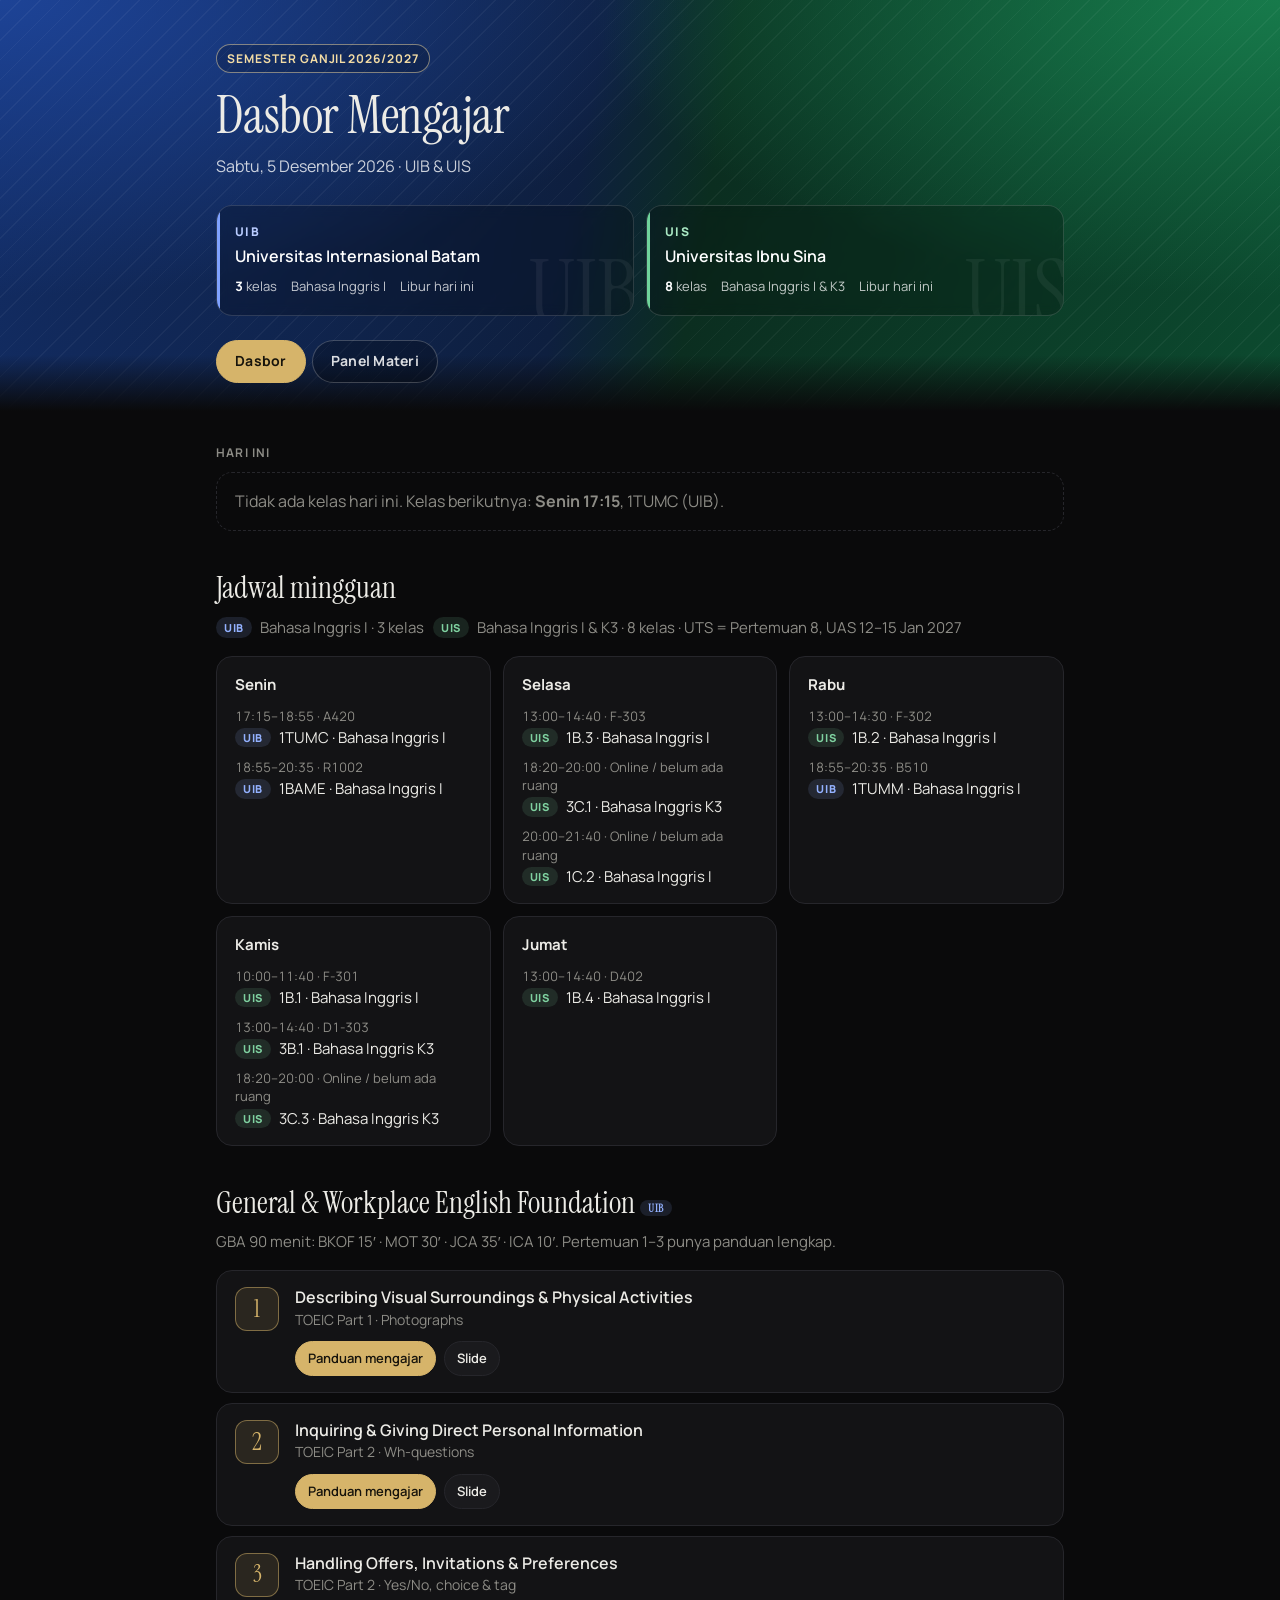
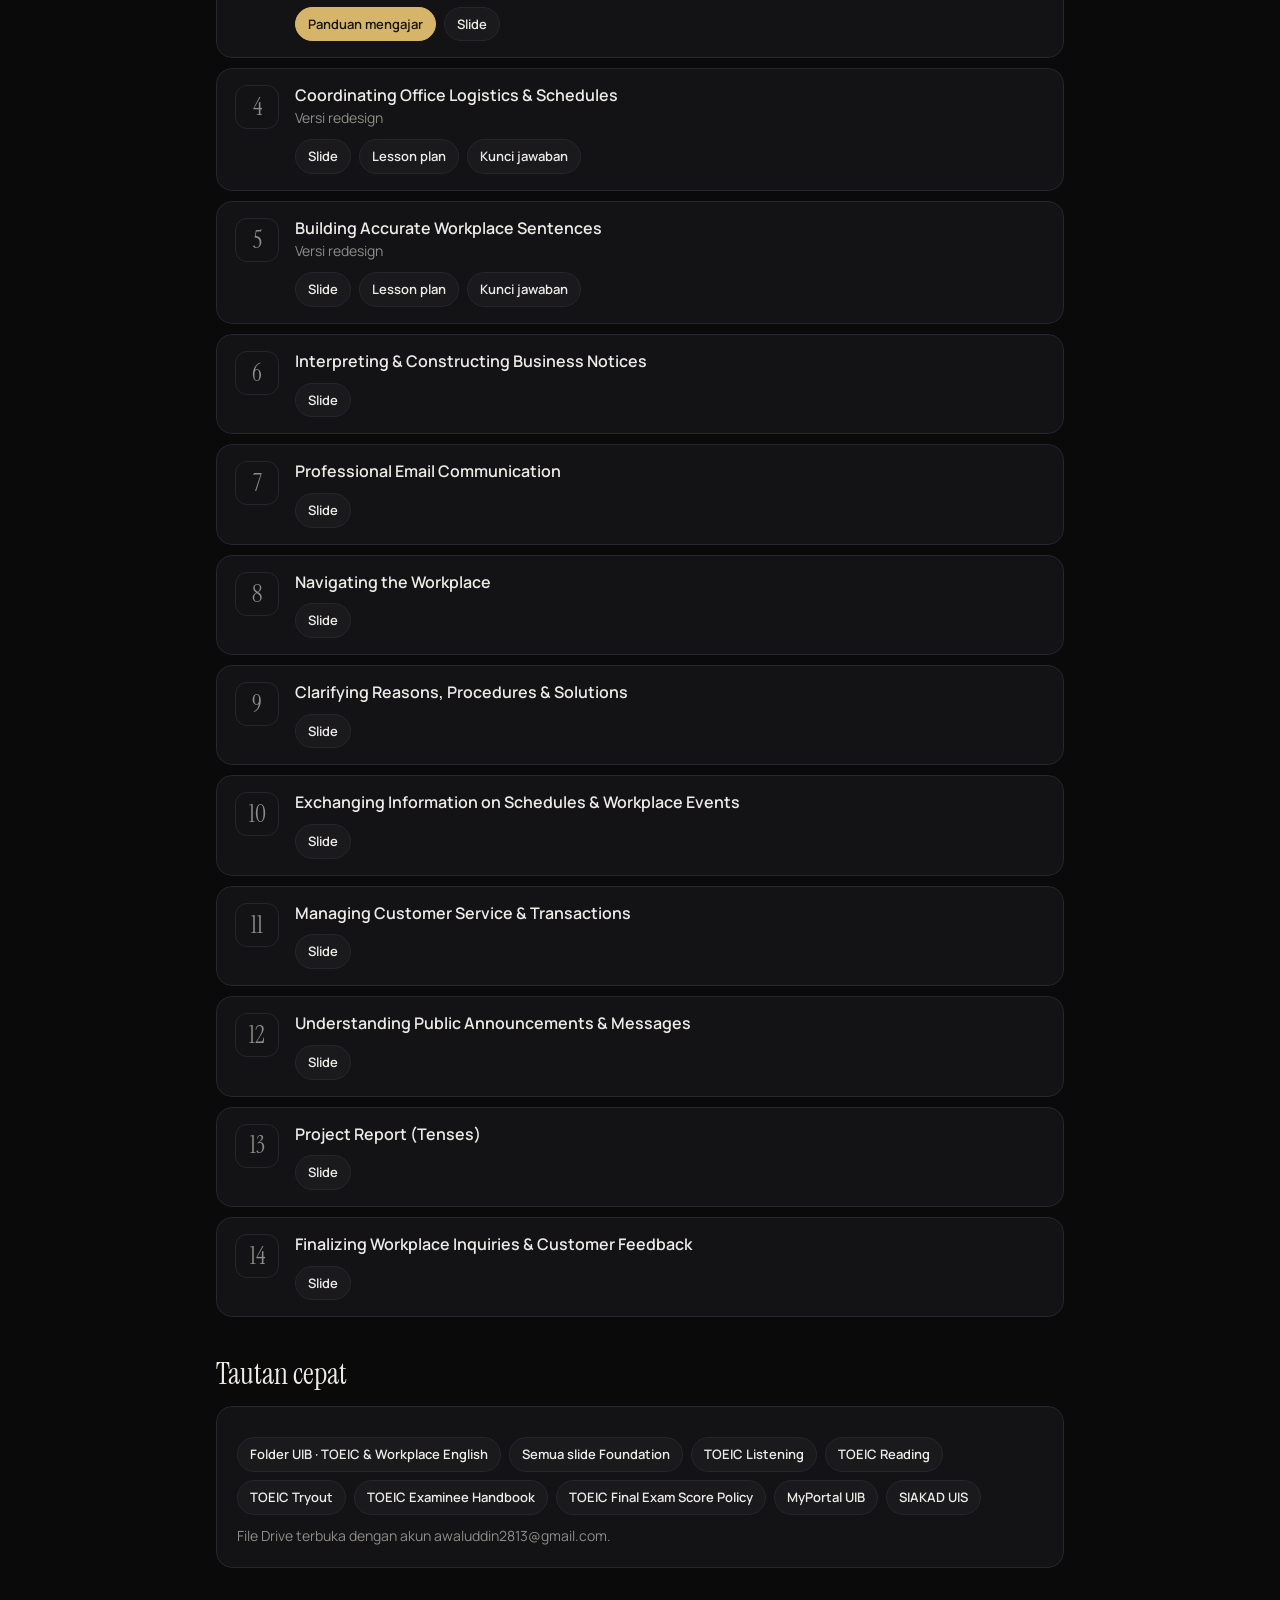
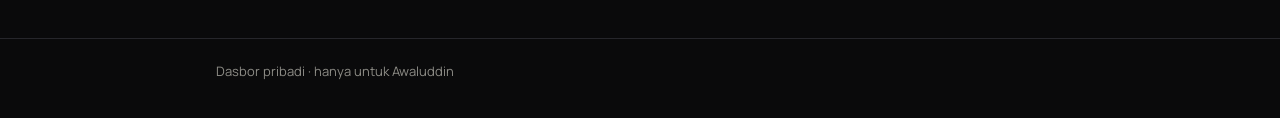
<file: index.html>
<!doctype html>
<html lang="id">
<head>
<meta charset="utf-8">
<meta name="viewport" content="width=device-width, initial-scale=1">
<title>Dasbor Mengajar Awaluddin</title>
<meta name="description" content="Dasbor mengajar pribadi: jadwal kelas UIB dan UIS, materi General & Workplace English Foundation.">
<link rel="stylesheet" href="https://fonts.googleapis.com/css2?family=Instrument+Serif&family=Manrope:wght@400;500;600;700;800&display=swap">
<link rel="stylesheet" href="assets/style.css">
</head>
<body>
<header class="site campus dual">
  <div class="wrap">
    <span class="badge">Semester Ganjil 2026/2027</span>
    <h1>Dasbor Mengajar</h1>
    <p id="today-line">Awaluddin, S.Pd., M.Pd. · UIB &amp; UIS</p>
    <div class="campuses">
      <div class="campus-card uib"><span class="bar"></span><span class="mark" aria-hidden="true">UIB</span>
        <div class="code">UIB</div>
        <div class="name">Universitas Internasional Batam</div>
        <div class="stats"><span><b>3</b> kelas</span><span>Bahasa Inggris I</span><span id="uib-today"></span></div>
      </div>
      <div class="campus-card uis"><span class="bar"></span><span class="mark" aria-hidden="true">UIS</span>
        <div class="code">UIS</div>
        <div class="name">Universitas Ibnu Sina</div>
        <div class="stats"><span><b>8</b> kelas</span><span>Bahasa Inggris I &amp; K3</span><span id="uis-today"></span></div>
      </div>
    </div>
    <div class="tabs" role="tablist" aria-label="Tampilan">
      <button type="button" role="tab" id="tab-dasbor" aria-selected="true" aria-controls="view-dasbor">Dasbor</button>
      <button type="button" role="tab" id="tab-materi" aria-selected="false" aria-controls="view-materi">Panel Materi</button>
    </div>
  </div>
</header>

<main class="wrap">
<div id="view-dasbor" role="tabpanel" aria-labelledby="tab-dasbor">
  <section>
    <p class="eyebrow" id="today-label">Hari ini</p>
    <div class="today" id="today"></div>
  </section>

  <section>
    <h2>Jadwal mingguan</h2>
    <p class="lead">
      <span class="tag uib">UIB</span>Bahasa Inggris I · 3 kelas &nbsp;
      <span class="tag uis">UIS</span>Bahasa Inggris I &amp; K3 · 8 kelas · UTS = Pertemuan 8, UAS 12–15 Jan 2027
    </p>
    <div class="week" id="week"></div>
  </section>

  <section>
    <h2>General &amp; Workplace English Foundation <span class="tag uib">UIB</span></h2>
    <p class="lead">GBA 90 menit: BKOF 15′ · MOT 30′ · JCA 35′ · ICA 10′. Pertemuan 1–3 punya panduan lengkap.</p>
    <ul class="syllabus" id="syllabus"></ul>
  </section>

  <section>
    <h2>Tautan cepat</h2>
    <div class="card">
      <div class="links">
        <a class="chip" href="https://drive.google.com/drive/folders/1WRc7hE4p2OFOmiMTKAGkueIkOAlQ-EJi" target="_blank" rel="noopener">Folder UIB · TOEIC &amp; Workplace English</a>
        <a class="chip" href="https://drive.google.com/drive/folders/19buNrXGujuGSkWIZkO8Hx0L99jeWg0Wh" target="_blank" rel="noopener">Semua slide Foundation</a>
        <a class="chip" href="https://drive.google.com/drive/folders/1HiQXaSoRsADOHfRabKzm_dRoukd2ix9q" target="_blank" rel="noopener">TOEIC Listening</a>
        <a class="chip" href="https://drive.google.com/drive/folders/1Rbs-_N9RNq037KxLwt4qZbz95Ur0ZdE9" target="_blank" rel="noopener">TOEIC Reading</a>
        <a class="chip" href="https://drive.google.com/drive/folders/1PQmiNB_Uv6mE_B2v7OtWA0FfnB9pEj6b" target="_blank" rel="noopener">TOEIC Tryout</a>
        <a class="chip" href="https://drive.google.com/file/d/1kjS__hEvNf5uwLlzG4aUpKQ5-BKjK-ev/view" target="_blank" rel="noopener">TOEIC Examinee Handbook</a>
        <a class="chip" href="https://drive.google.com/file/d/1-8Dkj3xXqXUKjciZPPDwm0-xwv0I0gLG/view" target="_blank" rel="noopener">TOEIC Final Exam Score Policy</a>
        <a class="chip" href="https://myportal.uib.ac.id" target="_blank" rel="noopener">MyPortal UIB</a>
        <a class="chip" href="https://siakadku.uis.ac.id" target="_blank" rel="noopener">SIAKAD UIS</a>
      </div>
      <p style="font-size:14px;color:var(--muted);margin:10px 0 0">File Drive terbuka dengan akun awaluddin2813@gmail.com.</p>
    </div>
  </section>
</div>

<div id="view-materi" role="tabpanel" aria-labelledby="tab-materi" hidden>
  <section>
    <h2>Panel Materi</h2>
    <p class="lead">Simpan materi, tautan dan catatan mengajar per kampus, mata kuliah dan pertemuan. Hanya akun Bapak yang bisa membuka dan mengubahnya.</p>
    <div id="panel-off" class="empty" hidden>Panel ini aktif saat dasbor dibuka di Claude dengan akun Bapak.</div>

    <div id="panel-on" hidden>
      <details class="card" id="add-box" open>
        <summary style="cursor:pointer;font-weight:700;min-height:32px">Tambah materi</summary>
        <form id="add-form" novalidate style="margin-top:14px">
          <div class="form-grid">
            <div class="field"><label for="f-campus">Kampus</label>
              <select id="f-campus"><option value="uib">UIB · Universitas Internasional Batam</option><option value="uis">UIS · Universitas Ibnu Sina</option></select></div>
            <div class="field"><label for="f-course">Mata kuliah</label><select id="f-course"></select></div>
            <div class="field"><label for="f-meeting">Pertemuan</label><select id="f-meeting"></select></div>
            <div class="field"><label for="f-cat">Kategori</label>
              <select id="f-cat">
                <option>Slide</option><option>Handout</option><option>Lesson plan</option><option>Kunci jawaban</option>
                <option>Audio / video</option><option>Soal ujian</option><option>Tugas mahasiswa</option><option>Administrasi</option><option>Lainnya</option>
              </select></div>
            <div class="field wide"><label for="f-title">Judul</label><input id="f-title" type="text" maxlength="160" placeholder="Contoh: Meeting 4 Handout" autocomplete="off"></div>
            <div class="wide">
              <div class="seg" role="group" aria-label="Jenis materi" id="f-kind">
                <button type="button" data-kind="file" aria-pressed="true">File</button>
                <button type="button" data-kind="link" aria-pressed="false">Tautan</button>
                <button type="button" data-kind="note" aria-pressed="false">Catatan</button>
              </div>
            </div>
            <div class="wide" data-for="file">
              <label class="drop" id="drop" for="f-file">
                <input id="f-file" type="file" multiple accept=".pdf,.png,.jpg,.jpeg,.gif,.webp,.svg,.mp4,.webm,.csv,.md,.json,.txt">
                <strong>Pilih file</strong> atau seret ke sini
                <div class="hint" id="file-picked">PDF, gambar, video MP4/WebM, CSV, TXT, Markdown · maks. 20 MB per file</div>
              </label>
              <p class="hint">PowerPoint dan Word: ekspor dulu ke PDF, atau simpan di Google Drive lalu tambahkan sebagai <em>Tautan</em>.</p>
            </div>
            <div class="field wide" data-for="link" hidden><label for="f-url">Alamat tautan</label><input id="f-url" type="url" inputmode="url" placeholder="https://drive.google.com/..." autocomplete="off"></div>
            <div class="field wide" data-for="note" hidden><label for="f-note">Catatan</label><textarea id="f-note" maxlength="5000" placeholder="Catatan mengajar, ide, pengingat…"></textarea></div>
          </div>
          <div class="form-actions">
            <button class="btn" type="submit" id="f-save">Simpan</button>
            <span class="meter" id="meter" hidden><span class="track"><span class="fill" id="meter-fill"></span></span><span id="meter-text"></span></span>
          </div>
          <div class="status" id="f-status" role="status" aria-live="polite"></div>
        </form>
      </details>

      <div class="toolbar">
        <div class="seg" role="group" aria-label="Filter kampus" id="filter-campus">
          <button type="button" data-v="all" aria-pressed="true">Semua</button>
          <button type="button" data-v="uib" aria-pressed="false">UIB</button>
          <button type="button" data-v="uis" aria-pressed="false">UIS</button>
        </div>
        <div class="search"><input id="q" type="search" placeholder="Cari judul, kategori, catatan…" aria-label="Cari materi" autocomplete="off"></div>
      </div>
      <div id="list"><div class="empty">Memuat materi…</div></div>
    </div>
  </section>
</div>
</main>

<footer class="site">
  <div class="wrap">Dasbor pribadi · hanya untuk Awaluddin</div>
</footer>

<script>
(function () {
  // Weekly schedule. day: 1 = Senin … 5 = Jumat
  var CLASSES = [
    { day: 1, start: "17:15", end: "18:55", campus: "uib", code: "1TUMC", course: "Bahasa Inggris I", note: "Sistem Informasi · 36 mhs", room: "A420" },
    { day: 1, start: "18:55", end: "20:35", campus: "uib", code: "1BAME", course: "Bahasa Inggris I", note: "Ilmu Hukum · 47 mhs", room: "R1002" },
    { day: 2, start: "13:00", end: "14:40", campus: "uis", code: "1B.3", course: "Bahasa Inggris I", note: "", room: "F-303" },
    { day: 2, start: "18:20", end: "20:00", campus: "uis", code: "3C.1", course: "Bahasa Inggris K3", note: "", room: "Online / belum ada ruang" },
    { day: 2, start: "20:00", end: "21:40", campus: "uis", code: "1C.2", course: "Bahasa Inggris I", note: "", room: "Online / belum ada ruang" },
    { day: 3, start: "13:00", end: "14:30", campus: "uis", code: "1B.2", course: "Bahasa Inggris I", note: "", room: "F-302" },
    { day: 3, start: "18:55", end: "20:35", campus: "uib", code: "1TUMM", course: "Bahasa Inggris I", note: "Manajemen · 35 mhs", room: "B510" },
    { day: 4, start: "10:00", end: "11:40", campus: "uis", code: "1B.1", course: "Bahasa Inggris I", note: "", room: "F-301" },
    { day: 4, start: "13:00", end: "14:40", campus: "uis", code: "3B.1", course: "Bahasa Inggris K3", note: "", room: "D1-303" },
    { day: 4, start: "18:20", end: "20:00", campus: "uis", code: "3C.3", course: "Bahasa Inggris K3", note: "", room: "Online / belum ada ruang" },
    { day: 5, start: "13:00", end: "14:40", campus: "uis", code: "1B.4", course: "Bahasa Inggris I", note: "", room: "D402" }
  ];
  var DAYS = ["Minggu", "Senin", "Selasa", "Rabu", "Kamis", "Jumat", "Sabtu"];
  var MONTHS = ["Januari","Februari","Maret","April","Mei","Juni","Juli","Agustus","September","Oktober","November","Desember"];

  // Current time in Asia/Jakarta, regardless of device timezone
  function jakartaNow() {
    var parts = new Intl.DateTimeFormat("en-GB", { timeZone: "Asia/Jakarta", weekday: "short", year: "numeric", month: "numeric", day: "numeric", hour: "2-digit", minute: "2-digit", hour12: false }).formatToParts(new Date());
    var o = {}; parts.forEach(function (p) { o[p.type] = p.value; });
    var wd = { Sun: 0, Mon: 1, Tue: 2, Wed: 3, Thu: 4, Fri: 5, Sat: 6 }[o.weekday];
    return { day: wd, date: +o.day, month: +o.month - 1, year: +o.year, minutes: (+o.hour % 24) * 60 + (+o.minute) };
  }
  function mins(t) { var a = t.split(":"); return +a[0] * 60 + +a[1]; }
  function esc(s) { return String(s).replace(/[&<>"]/g, function (c) { return { "&": "&amp;", "<": "&lt;", ">": "&gt;", '"': "&quot;" }[c]; }); }
  function tag(c) { return '<span class="tag ' + c.campus + '">' + c.campus.toUpperCase() + "</span>"; }

  var now = jakartaNow();
  document.getElementById("today-line").textContent =
    DAYS[now.day] + ", " + now.date + " " + MONTHS[now.month] + " " + now.year + " · UIB & UIS";

  ["uib","uis"].forEach(function (k) {
    var n = CLASSES.filter(function (c) { return c.day === now.day && c.campus === k; }).length;
    document.getElementById(k + "-today").innerHTML = n ? "<b>" + n + "</b> hari ini" : "Libur hari ini";
  });

  // Today / next class
  var todayBox = document.getElementById("today");
  var todays = CLASSES.filter(function (c) { return c.day === now.day; });
  var label = document.getElementById("today-label");
  if (todays.length) {
    label.textContent = "Hari ini · " + todays.length + " kelas";
    todayBox.innerHTML = todays.map(function (c) {
      var live = now.minutes >= mins(c.start) && now.minutes < mins(c.end);
      var done = now.minutes >= mins(c.end);
      return '<div class="slot' + (live ? " now" : "") + '"' + (done ? ' style="opacity:.5"' : "") + '>' +
        '<div class="time">' + c.start + "–" + c.end + (live ? '<div class="sub">Sedang berlangsung</div>' : done ? '<div class="sub">Selesai</div>' : "") + "</div>" +
        '<div><div class="cls">' + tag(c) + esc(c.code) + " · " + esc(c.course) + "</div>" +
        '<div class="sub">Ruang ' + esc(c.room) + (c.note ? " · " + esc(c.note) : "") + "</div></div></div>";
    }).join("");
  } else {
    var next = null;
    for (var i = 1; i <= 7 && !next; i++) {
      var d = (now.day + i) % 7;
      var list = CLASSES.filter(function (c) { return c.day === d; });
      if (list.length) next = { day: d, c: list[0] };
    }
    label.textContent = "Hari ini";
    todayBox.innerHTML = '<div class="empty">Tidak ada kelas hari ini.' +
      (next ? " Kelas berikutnya: <strong>" + DAYS[next.day] + " " + next.c.start + "</strong>, " + esc(next.c.code) + " (" + next.c.campus.toUpperCase() + ")." : "") + "</div>";
  }

  // Week grid
  var week = document.getElementById("week");
  week.innerHTML = [1, 2, 3, 4, 5].map(function (d) {
    var list = CLASSES.filter(function (c) { return c.day === d; });
    return '<div class="day' + (d === now.day ? " is-today" : "") + '"><h3>' + DAYS[d] + (d === now.day ? "<small>HARI INI</small>" : "") + "</h3><ul>" +
      list.map(function (c) {
        return '<li><span class="t">' + c.start + "–" + c.end + " · " + esc(c.room) + "</span>" + tag(c) + esc(c.code) + " · " + esc(c.course) + "</li>";
      }).join("") + "</ul></div>";
  }).join("");

  // Syllabus: General & Workplace English Foundation
  var D = function (id) { return "https://drive.google.com/file/d/" + id + "/view"; };
  var MEETINGS = [
    { t: "Describing Visual Surroundings & Physical Activities", m: "TOEIC Part 1 · Photographs", page: "meeting-01.html", files: [["Slide", D("1mqGAIyrj0LFOnI_ihthQfXm1WMHWbnEC")]] },
    { t: "Inquiring & Giving Direct Personal Information", m: "TOEIC Part 2 · Wh-questions", page: "meeting-02.html", files: [["Slide", D("1rCFzEn55rBjB3hnCxZvXZi2WPw5mV6Zj")]] },
    { t: "Handling Offers, Invitations & Preferences", m: "TOEIC Part 2 · Yes/No, choice & tag", page: "meeting-03.html", files: [["Slide", D("1ETu5dCL7Ve3QBhrZ8AGrezmGyTgdnOK5")]] },
    { t: "Coordinating Office Logistics & Schedules", m: "Versi redesign", files: [["Slide", D("1O3Ize5XM1KNJ49G_xYhrGUC-VgOgUb7O")], ["Lesson plan", D("1qE5e1-Sev_BXpIhwA4dLmUTzR7A_2UtO")], ["Kunci jawaban", D("1diktkSlCYZrzWvBn_Rzdh4IlCG8fnEvv")]] },
    { t: "Building Accurate Workplace Sentences", m: "Versi redesign", files: [["Slide", D("1bItxUEEyQCaN0Mkq3GxJHZQju6eWHmrP")], ["Lesson plan", D("1DrTpbF7U5RTfJKJmp735J2SGrak0f-BP")], ["Kunci jawaban", "https://docs.google.com/document/d/1r4e_HiTKsPfqSS-QkH9_-X4swIASZkdI4qIilkEeFP4/edit"]] },
    { t: "Interpreting & Constructing Business Notices", files: [["Slide", D("1CT8-NBzegMyXxO9r9dtVVQvfd0uhwVsr")]] },
    { t: "Professional Email Communication", files: [["Slide", D("188rSgBFyrZ03OLc259AN8J7daG0lF4Ad")]] },
    { t: "Navigating the Workplace", files: [["Slide", D("1TbhwUjci0cRiSMdHHtVwo2RzprRjiTIC")]] },
    { t: "Clarifying Reasons, Procedures & Solutions", files: [["Slide", D("1SvpbdxrTruQEIpXTt-L9K660O-XCZnLh")]] },
    { t: "Exchanging Information on Schedules & Workplace Events", files: [["Slide", D("1hlABeY6-4JgeRxpsuZaLaDX-NZSI4M7F")]] },
    { t: "Managing Customer Service & Transactions", files: [["Slide", D("1b4aZKQtGZEQxjzRYJA-ceVt-y3XJJxh9")]] },
    { t: "Understanding Public Announcements & Messages", files: [["Slide", D("1Ho7ZqMjboeWb4F6Y2yQAWyqq2TNpIPI-")]] },
    { t: "Project Report (Tenses)", files: [["Slide", D("1m85vEtKhWSZz9Tcl3TgsiTPCY0kC8qxR")]] },
    { t: "Finalizing Workplace Inquiries & Customer Feedback", files: [["Slide", D("1_UZD3zb_NgdR5TFxEXN4OYuXLRW4Iyx_")]] }
  ];
  document.getElementById("syllabus").innerHTML = MEETINGS.map(function (x, i) {
    var chips = (x.page ? '<a class="chip primary" href="' + x.page + '">Panduan mengajar</a>' : "") +
      x.files.map(function (f) { return '<a class="chip" href="' + f[1] + '" target="_blank" rel="noopener">' + esc(f[0]) + "</a>"; }).join("");
    return '<li class="' + (x.page ? "ready" : "") + '"><span class="num">' + (i + 1) + "</span><div>" +
      '<div class="title">' + esc(x.t) + "</div>" + (x.m ? '<div class="meta">' + esc(x.m) + "</div>" : "") +
      '<div class="links">' + chips + "</div></div></li>";
  }).join("");
})();
</script>
<script src="assets/panel.js"></script>
</body>
</html>
</file>
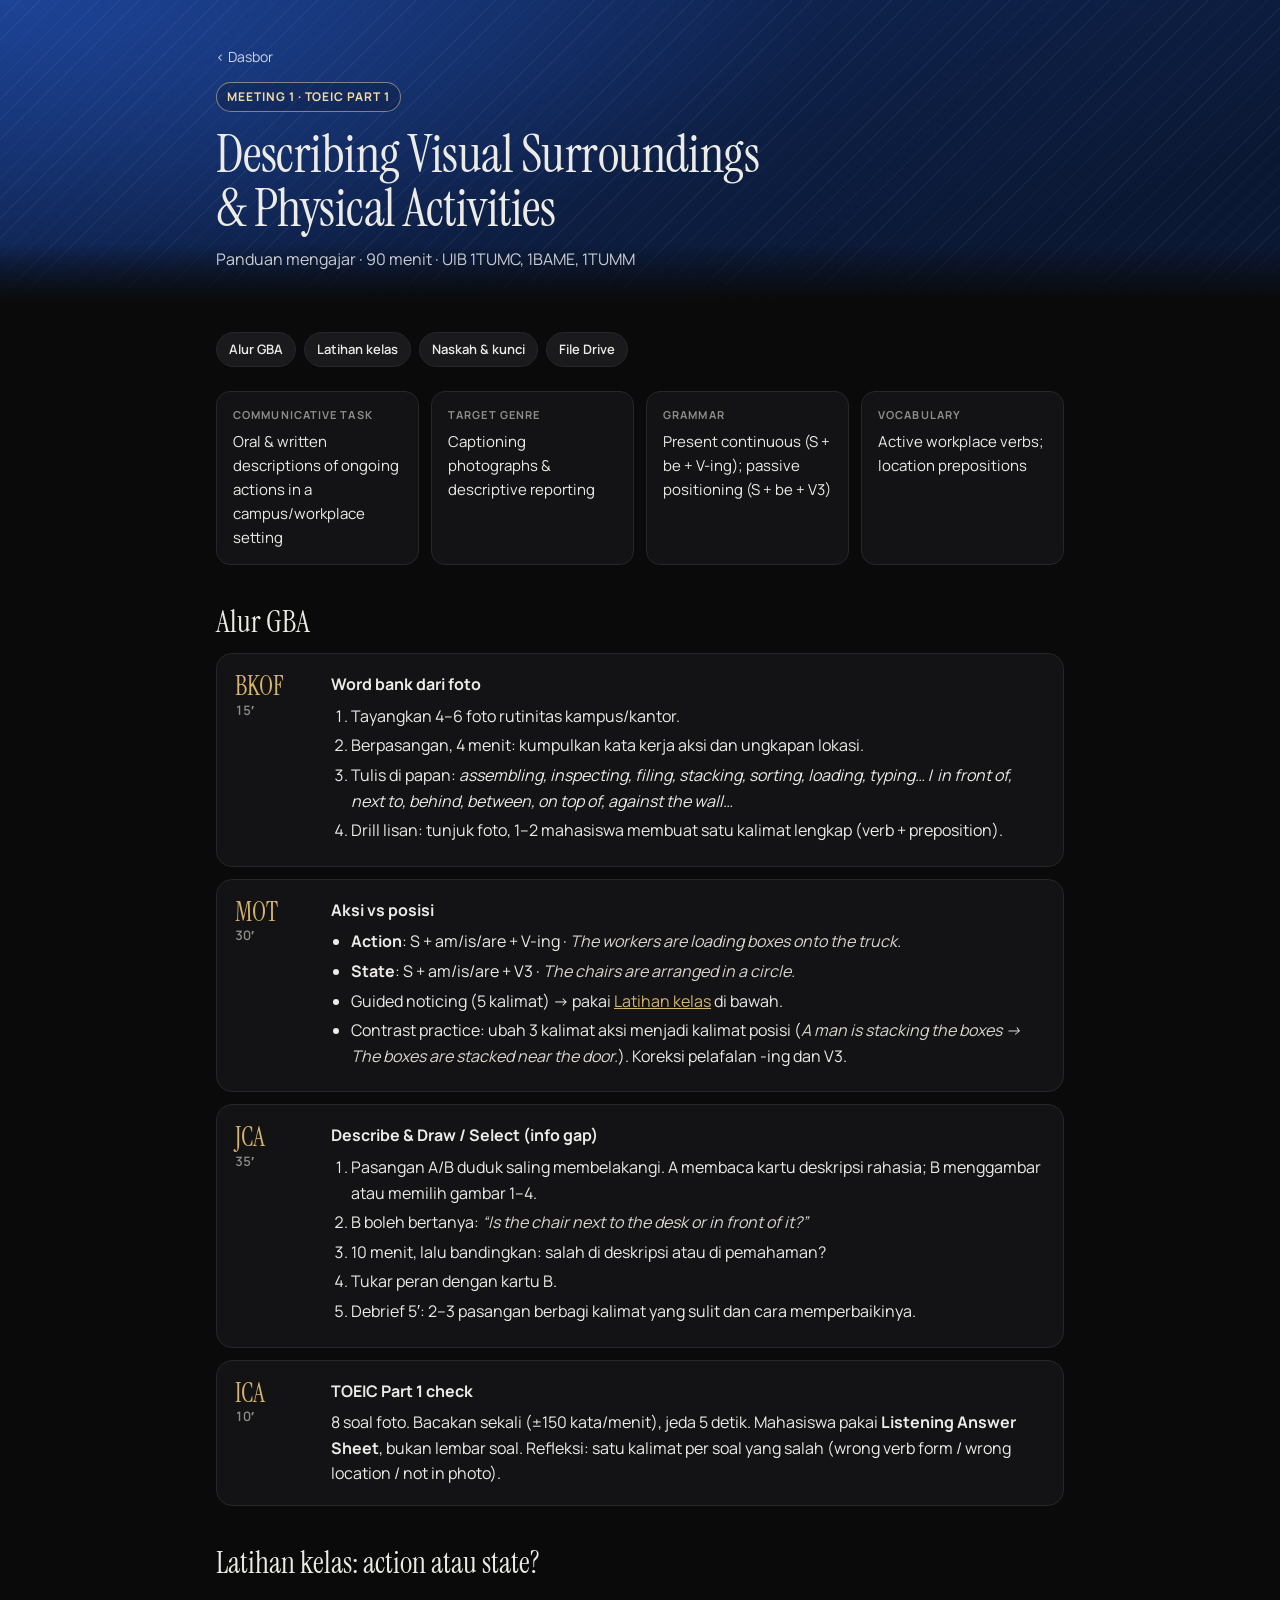
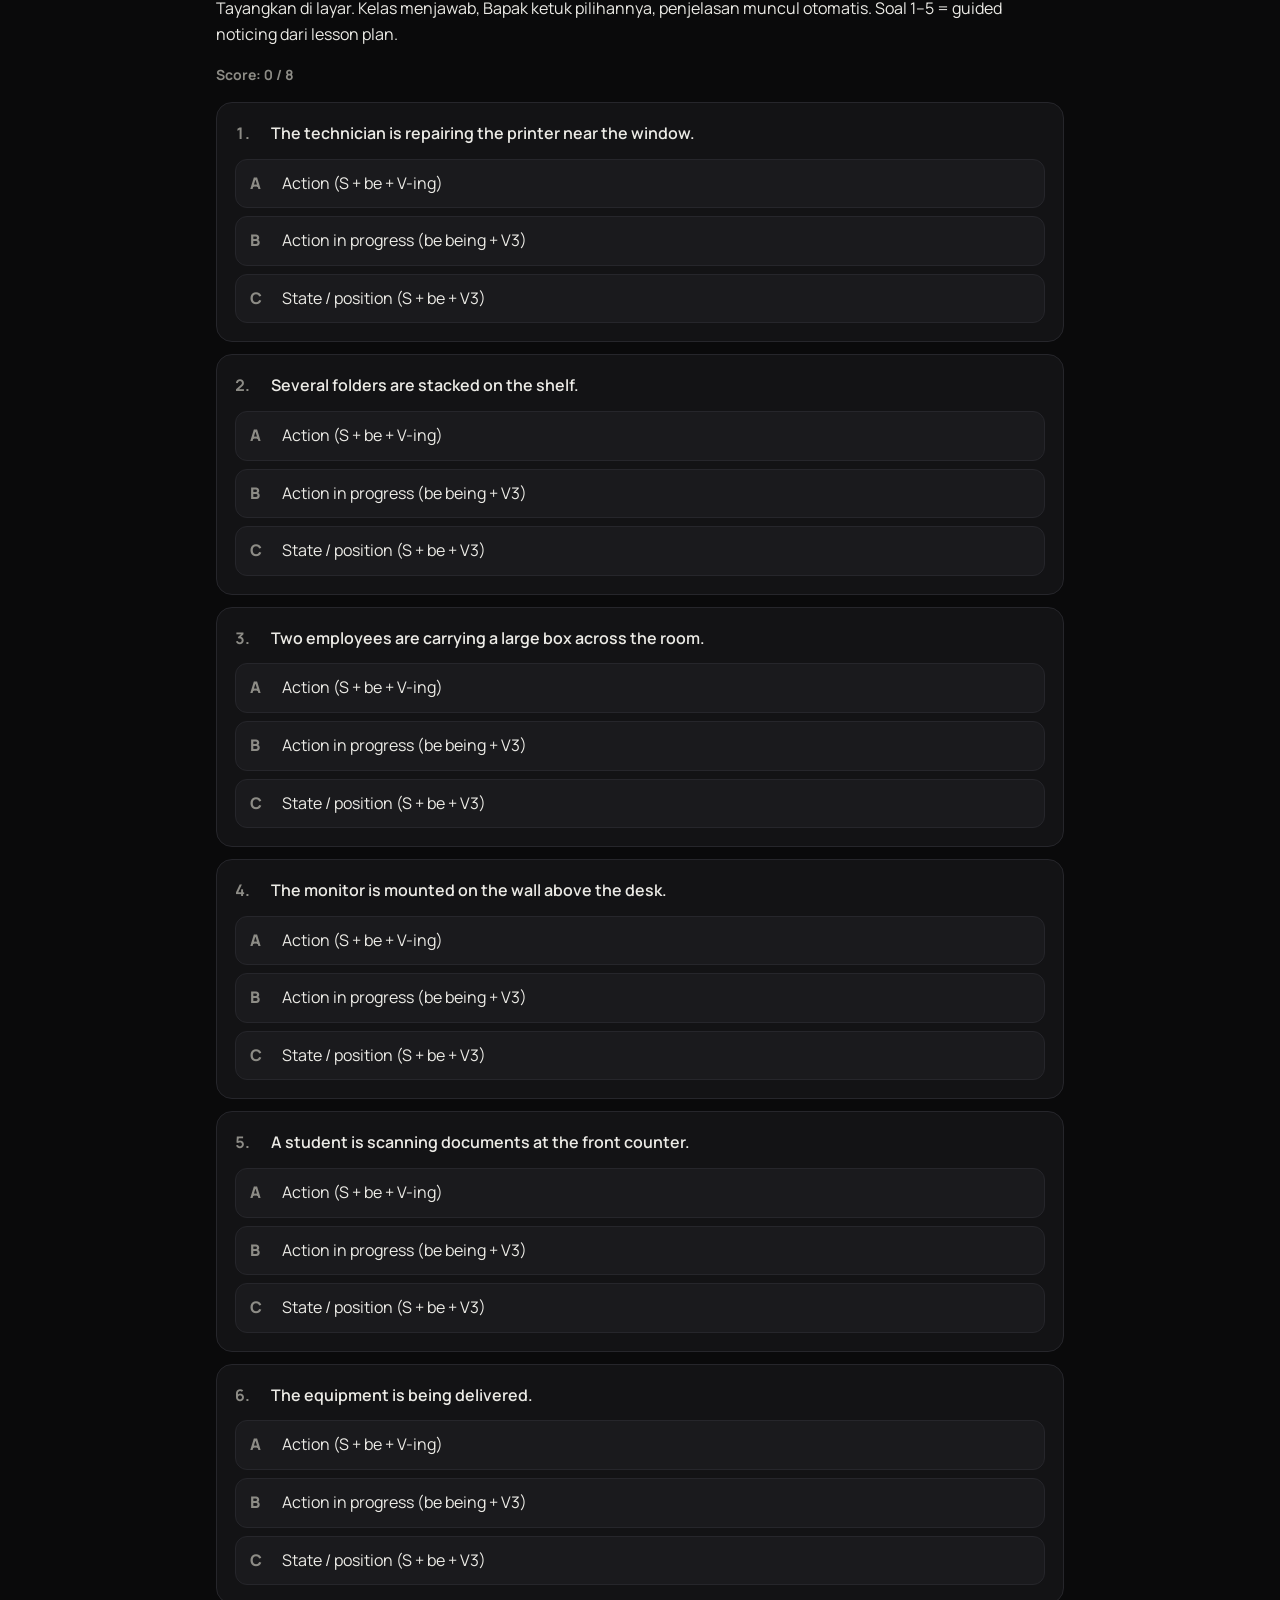
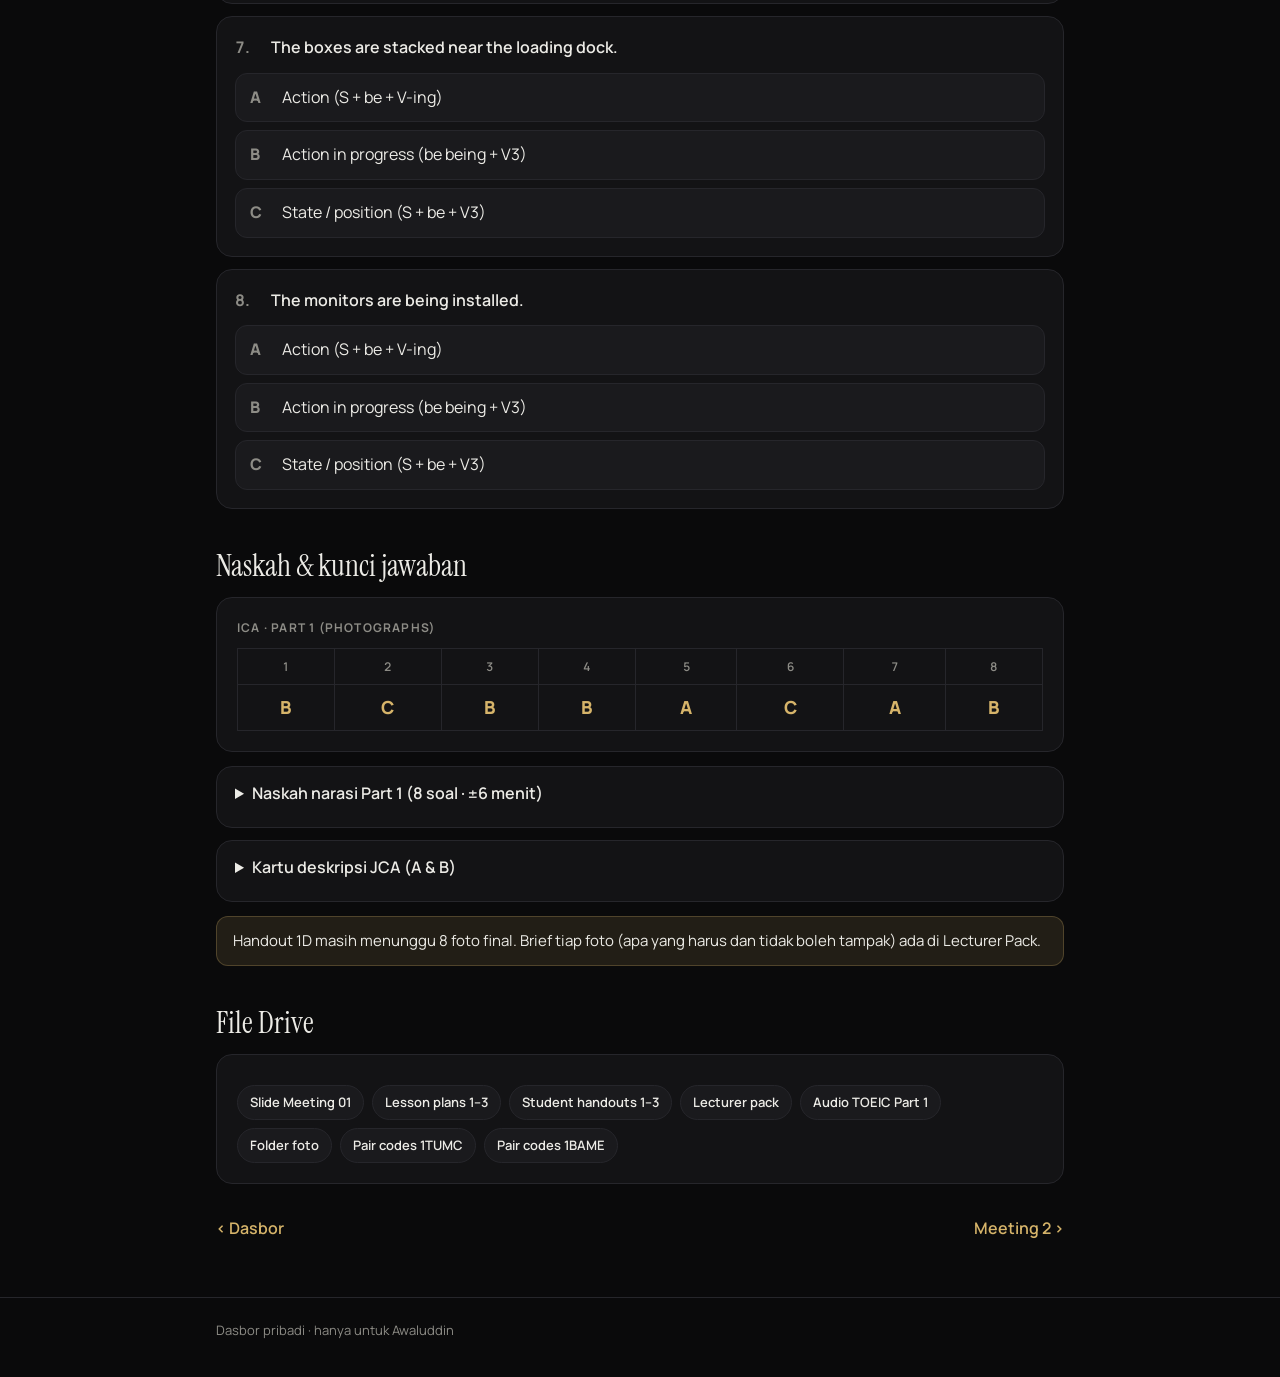
<file: meeting-01.html>
<!doctype html>
<html lang="id">
<head>
<meta charset="utf-8">
<meta name="viewport" content="width=device-width, initial-scale=1">
<title>Meeting 1 · Photographs</title>
<link rel="stylesheet" href="https://fonts.googleapis.com/css2?family=Instrument+Serif&family=Manrope:wght@400;500;600;700;800&display=swap">
<link rel="stylesheet" href="assets/style.css">
</head>
<body>
<header class="site campus uib">
  <div class="wrap">
    <a class="crumb" href="./">‹ Dasbor</a><br>
    <span class="badge">Meeting 1 · TOEIC Part 1</span>
    <h1>Describing Visual Surroundings &amp; Physical Activities</h1>
    <p>Panduan mengajar · 90 menit · UIB 1TUMC, 1BAME, 1TUMM</p>
  </div>
</header>

<main class="wrap">
  <nav class="jump" aria-label="Bagian halaman">
    <a class="chip" href="#alur">Alur GBA</a>
    <a class="chip" href="#latihan">Latihan kelas</a>
    <a class="chip" href="#kunci">Naskah &amp; kunci</a>
    <a class="chip" href="#file">File Drive</a>
  </nav>

  <dl class="facts">
    <div><dt>Communicative task</dt><dd>Oral &amp; written descriptions of ongoing actions in a campus/workplace setting</dd></div>
    <div><dt>Target genre</dt><dd>Captioning photographs &amp; descriptive reporting</dd></div>
    <div><dt>Grammar</dt><dd>Present continuous (S + be + V-ing); passive positioning (S + be + V3)</dd></div>
    <div><dt>Vocabulary</dt><dd>Active workplace verbs; location prepositions</dd></div>
  </dl>

  <h2 id="alur">Alur GBA</h2>
  <div class="stage"><div class="code">BKOF<span>15′</span></div><div>
    <h3>Word bank dari foto</h3>
    <ol>
      <li>Tayangkan 4–6 foto rutinitas kampus/kantor.</li>
      <li>Berpasangan, 4 menit: kumpulkan kata kerja aksi dan ungkapan lokasi.</li>
      <li>Tulis di papan: <em>assembling, inspecting, filing, stacking, sorting, loading, typing…</em> / <em>in front of, next to, behind, between, on top of, against the wall…</em></li>
      <li>Drill lisan: tunjuk foto, 1–2 mahasiswa membuat satu kalimat lengkap (verb + preposition).</li>
    </ol>
  </div></div>
  <div class="stage"><div class="code">MOT<span>30′</span></div><div>
    <h3>Aksi vs posisi</h3>
    <ul>
      <li><strong>Action</strong>: S + am/is/are + V-ing · <span class="say">The workers are loading boxes onto the truck.</span></li>
      <li><strong>State</strong>: S + am/is/are + V3 · <span class="say">The chairs are arranged in a circle.</span></li>
      <li>Guided noticing (5 kalimat) → pakai <a href="#latihan">Latihan kelas</a> di bawah.</li>
      <li>Contrast practice: ubah 3 kalimat aksi menjadi kalimat posisi (<span class="say">A man is stacking the boxes → The boxes are stacked near the door.</span>). Koreksi pelafalan -ing dan V3.</li>
    </ul>
  </div></div>
  <div class="stage"><div class="code">JCA<span>35′</span></div><div>
    <h3>Describe &amp; Draw / Select (info gap)</h3>
    <ol>
      <li>Pasangan A/B duduk saling membelakangi. A membaca kartu deskripsi rahasia; B menggambar atau memilih gambar 1–4.</li>
      <li>B boleh bertanya: <span class="say">“Is the chair next to the desk or in front of it?”</span></li>
      <li>10 menit, lalu bandingkan: salah di deskripsi atau di pemahaman?</li>
      <li>Tukar peran dengan kartu B.</li>
      <li>Debrief 5′: 2–3 pasangan berbagi kalimat yang sulit dan cara memperbaikinya.</li>
    </ol>
  </div></div>
  <div class="stage"><div class="code">ICA<span>10′</span></div><div>
    <h3>TOEIC Part 1 check</h3>
    <p style="margin:0">8 soal foto. Bacakan sekali (±150 kata/menit), jeda 5 detik. Mahasiswa pakai <strong>Listening Answer Sheet</strong>, bukan lembar soal. Refleksi: satu kalimat per soal yang salah (wrong verb form / wrong location / not in photo).</p>
  </div></div>

  <h2 id="latihan">Latihan kelas: action atau state?</h2>
  <p>Tayangkan di layar. Kelas menjawab, Bapak ketuk pilihannya, penjelasan muncul otomatis. Soal 1–5 = guided noticing dari lesson plan.</p>
  <div id="quiz"></div>

  <h2 id="kunci">Naskah &amp; kunci jawaban</h2>
  <div class="card table-scroll">
    <p class="eyebrow">ICA · Part 1 (Photographs)</p>
    <table class="key"><tr><th>1</th><th>2</th><th>3</th><th>4</th><th>5</th><th>6</th><th>7</th><th>8</th></tr>
    <tr><td>B</td><td>C</td><td>B</td><td>B</td><td>A</td><td>C</td><td>A</td><td>B</td></tr></table>
  </div>
  <details class="script">
    <summary>Naskah narasi Part 1 (8 soal · ±6 menit)</summary>
    <p class="say">Directions: For each question, you will look at a picture and hear four statements. Choose the statement that best describes what you see in the picture. The statements will not be printed, and you will hear them only one time.</p>
    <ol>
      <li>(A) The man is filing paper into a cabinet. (B) The man is operating a photocopier. (C) The paper is scattered on the floor. (D) The man is repairing the machine. <span class="ans">→ B</span></li>
      <li>(A) The chairs are being carried out of the room. (B) People are sitting in the chairs. (C) The chairs are arranged in a circle. (D) The chairs are stacked against the wall. <span class="ans">→ C</span></li>
      <li>(A) The woman is cleaning the floor. (B) The woman is inspecting the equipment. (C) The equipment is being delivered. (D) The woman is assembling a shelf. <span class="ans">→ B</span></li>
      <li>(A) Workers are loading the boxes onto a truck. (B) The boxes are stacked near the loading dock. (C) A forklift is moving the boxes. (D) The boxes are being opened. <span class="ans">→ B</span></li>
      <li>(A) The colleagues are shaking hands. (B) The laptops are being repaired. (C) One colleague is leaving the room. (D) The desk is being cleaned. <span class="ans">→ A</span></li>
      <li>(A) The monitors are being installed. (B) A technician is unplugging the monitors. (C) The monitors are mounted on the wall. (D) The wall is being painted. <span class="ans">→ C</span></li>
      <li>(A) The student is filing documents into a drawer. (B) The documents are scattered on the floor. (C) The drawer is being repaired. (D) The student is reading a book. <span class="ans">→ A</span></li>
      <li>(A) A worker is pushing the cart down the hallway. (B) The cart is parked near the door. (C) The door is being painted. (D) The supplies are being unloaded by two workers. <span class="ans">→ B</span></li>
    </ol>
  </details>
  <details class="script">
    <summary>Kartu deskripsi JCA (A &amp; B)</summary>
    <p><strong>A:</strong> <span class="say">In the picture, a woman is standing next to a filing cabinet. She is inspecting a folder. Two more folders are stacked on top of the cabinet. A chair is positioned in front of the desk, and a laptop is placed at the center of the desk. A window is located behind the desk.</span></p>
    <p><strong>B:</strong> <span class="say">A group of people is working around wooden desks in an empty lecture hall. On the left side, three people are looking closely at a laptop, with another person standing beside them holding a binder. On the right, a second laptop, some snack bags, and papers are resting on top of a podium.</span></p>
  </details>
  <div class="note">Handout 1D masih menunggu 8 foto final. Brief tiap foto (apa yang harus dan tidak boleh tampak) ada di Lecturer Pack.</div>

  <h2 id="file">File Drive</h2>
  <div class="card"><div class="links">
    <a class="chip" href="https://drive.google.com/file/d/1mqGAIyrj0LFOnI_ihthQfXm1WMHWbnEC/view" target="_blank" rel="noopener">Slide Meeting 01</a>
    <a class="chip" href="https://drive.google.com/file/d/1xDYRXvaoG0juFeGG5ZHIEFjcnHOHzNMw/view" target="_blank" rel="noopener">Lesson plans 1–3</a>
    <a class="chip" href="https://drive.google.com/file/d/1zI46Uqey7bGhuViS62jXrq0LExlWRwdl/view" target="_blank" rel="noopener">Student handouts 1–3</a>
    <a class="chip" href="https://drive.google.com/file/d/1xyBJrk7a4r3X_p_qwAYJgQacr4ejHec5/view" target="_blank" rel="noopener">Lecturer pack</a>
    <a class="chip" href="https://drive.google.com/file/d/10IP1RJxxniiI3j9DCvaHn6h6sZLqw8rR/view" target="_blank" rel="noopener">Audio TOEIC Part 1</a>
    <a class="chip" href="https://drive.google.com/drive/folders/1IxvAKMAIC3INhgPTdT4dhCfIGT7uAu9O" target="_blank" rel="noopener">Folder foto</a>
    <a class="chip" href="https://drive.google.com/file/d/10IeketvE0NCLehBcMU7W_WabDeKksnGH/view" target="_blank" rel="noopener">Pair codes 1TUMC</a>
    <a class="chip" href="https://drive.google.com/file/d/1p4fGI_iuvQqDTTP1ZllyAZ0rhYSdirV4/view" target="_blank" rel="noopener">Pair codes 1BAME</a>
  </div></div>

  <nav class="pager">
    <a href="./">‹ Dasbor</a>
    <a href="meeting-02.html">Meeting 2 ›</a>
  </nav>
</main>

<footer class="site"><div class="wrap">Dasbor pribadi · hanya untuk Awaluddin</div></footer>

<script>
var OPTS = ["Action (S + be + V-ing)", "Action in progress (be being + V3)", "State / position (S + be + V3)"];
window.QUIZ = {
  listen: false,
  items: [
    { q: "The technician is repairing the printer near the window.", options: OPTS, answer: "A", why: "“is repairing” = be + V-ing: an action happening now." },
    { q: "Several folders are stacked on the shelf.", options: OPTS, answer: "C", why: "“are stacked” = be + V3: the position of the folders, no action." },
    { q: "Two employees are carrying a large box across the room.", options: OPTS, answer: "A", why: "“are carrying” = be + V-ing: the employees are doing the action." },
    { q: "The monitor is mounted on the wall above the desk.", options: OPTS, answer: "C", why: "“is mounted” = be + V3: where the monitor is. No person needed." },
    { q: "A student is scanning documents at the front counter.", options: OPTS, answer: "A", why: "“is scanning” = be + V-ing: an action in progress." },
    { q: "The equipment is being delivered.", options: OPTS, answer: "B", why: "“is being delivered” is only true if a person is delivering it in the photo right now." },
    { q: "The boxes are stacked near the loading dock.", options: OPTS, answer: "C", why: "“are stacked” describes position. It can be true in a photo with no people." },
    { q: "The monitors are being installed.", options: OPTS, answer: "B", why: "“are being installed” needs someone installing them. In a photo with no people, it is a trap." }
  ]
};
</script>
<script src="assets/quiz.js"></script>
</body>
</html>
</file>
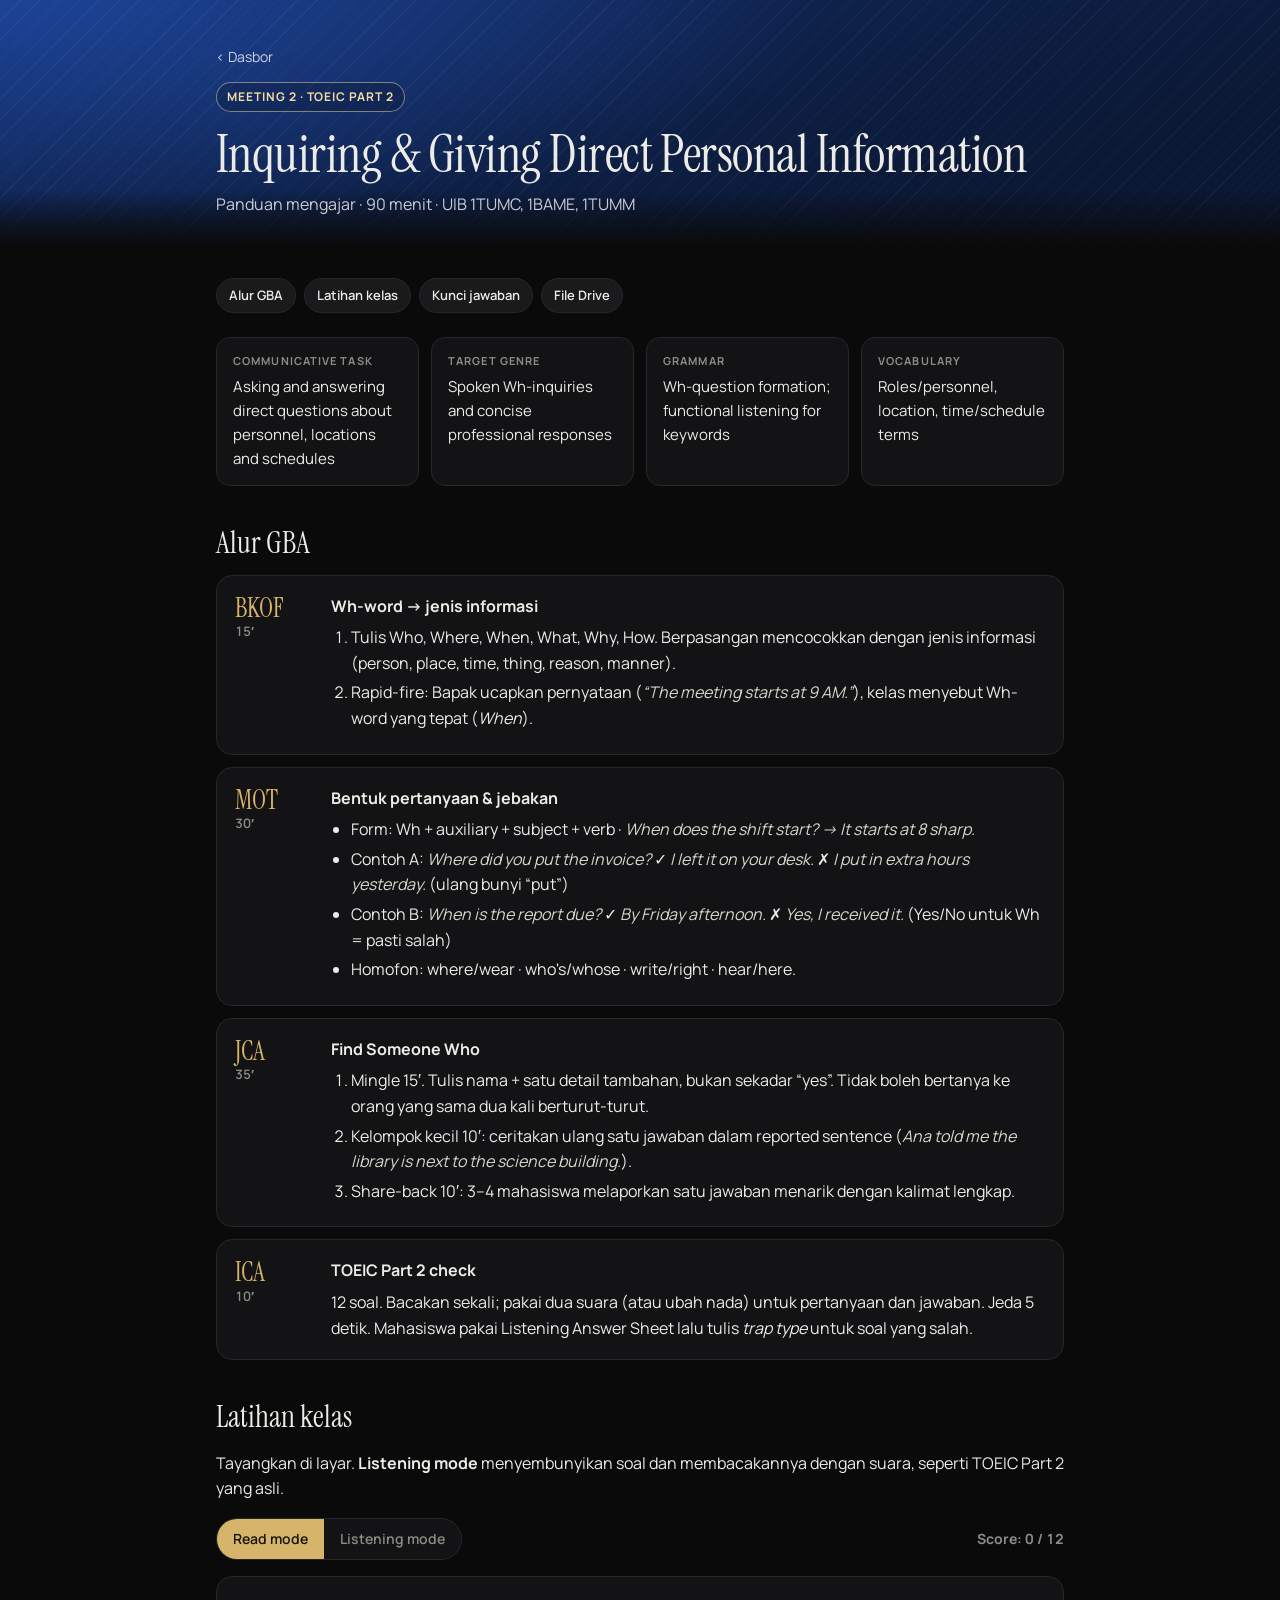
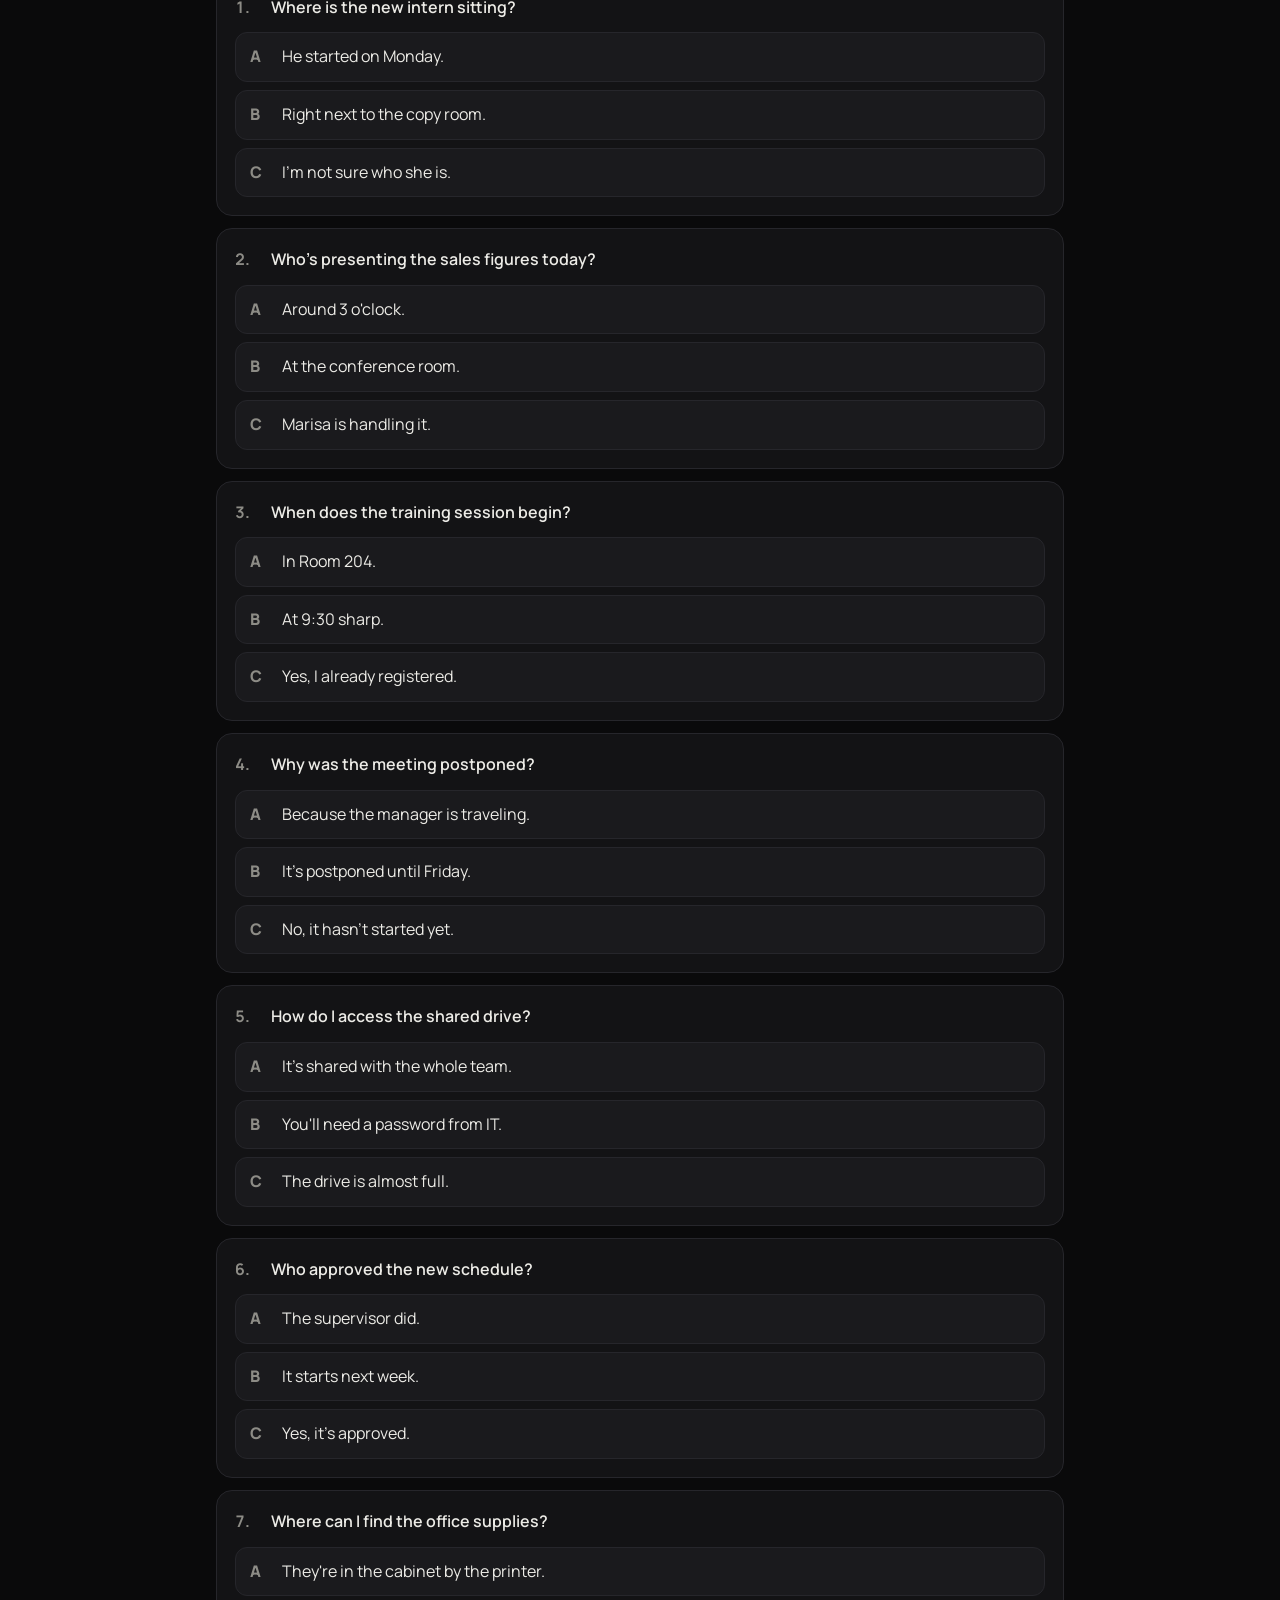
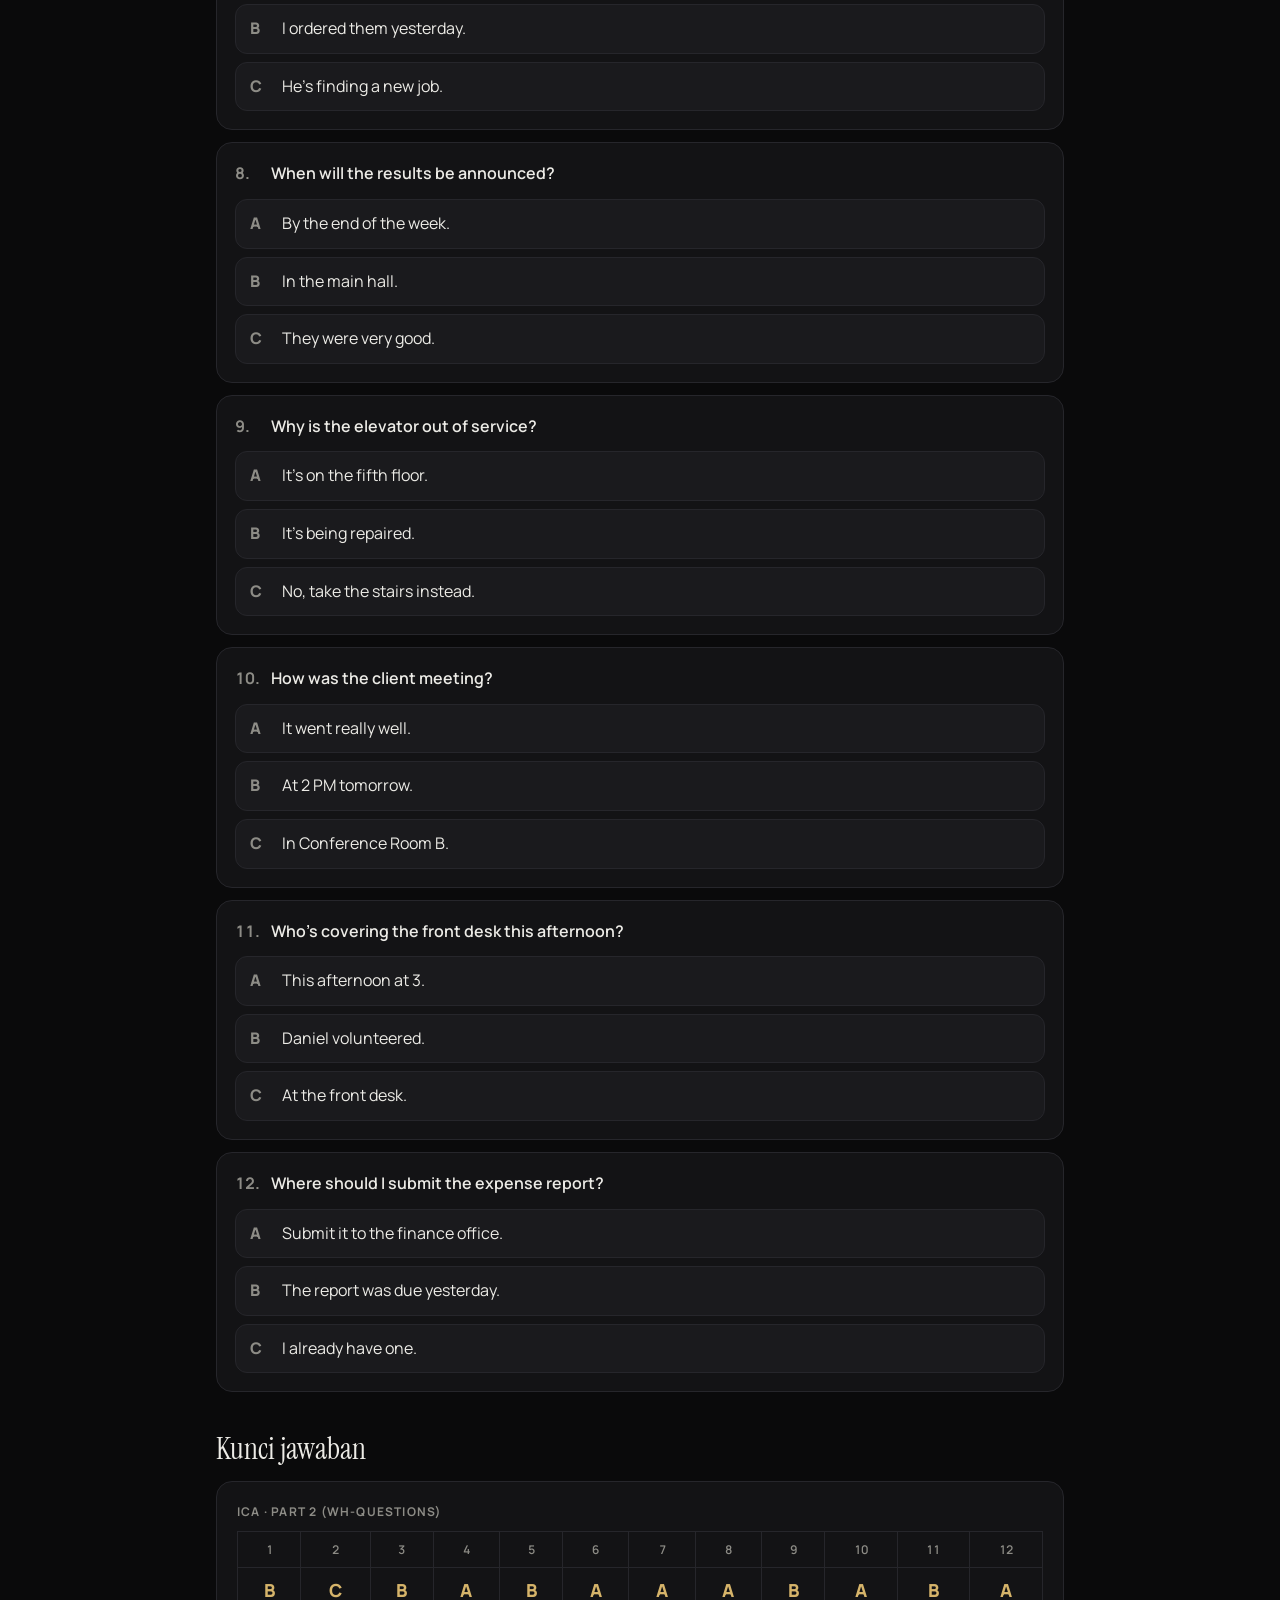
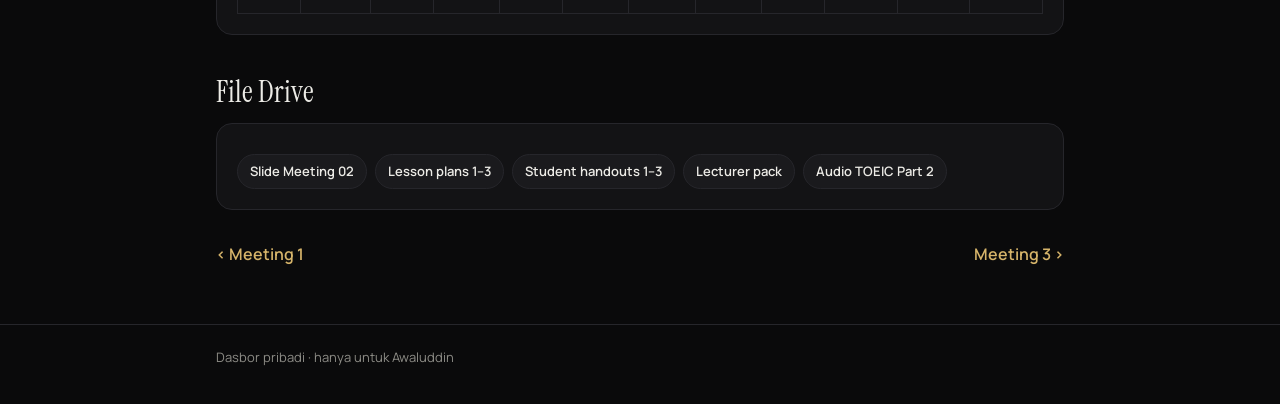
<file: meeting-02.html>
<!doctype html>
<html lang="id">
<head>
<meta charset="utf-8">
<meta name="viewport" content="width=device-width, initial-scale=1">
<title>Meeting 2 · Wh-Questions</title>
<link rel="stylesheet" href="https://fonts.googleapis.com/css2?family=Instrument+Serif&family=Manrope:wght@400;500;600;700;800&display=swap">
<link rel="stylesheet" href="assets/style.css">
</head>
<body>
<header class="site campus uib">
  <div class="wrap">
    <a class="crumb" href="./">‹ Dasbor</a><br>
    <span class="badge">Meeting 2 · TOEIC Part 2</span>
    <h1>Inquiring &amp; Giving Direct Personal Information</h1>
    <p>Panduan mengajar · 90 menit · UIB 1TUMC, 1BAME, 1TUMM</p>
  </div>
</header>

<main class="wrap">
  <nav class="jump" aria-label="Bagian halaman">
    <a class="chip" href="#alur">Alur GBA</a>
    <a class="chip" href="#latihan">Latihan kelas</a>
    <a class="chip" href="#kunci">Kunci jawaban</a>
    <a class="chip" href="#file">File Drive</a>
  </nav>

  <dl class="facts">
    <div><dt>Communicative task</dt><dd>Asking and answering direct questions about personnel, locations and schedules</dd></div>
    <div><dt>Target genre</dt><dd>Spoken Wh-inquiries and concise professional responses</dd></div>
    <div><dt>Grammar</dt><dd>Wh-question formation; functional listening for keywords</dd></div>
    <div><dt>Vocabulary</dt><dd>Roles/personnel, location, time/schedule terms</dd></div>
  </dl>

  <h2 id="alur">Alur GBA</h2>
  <div class="stage"><div class="code">BKOF<span>15′</span></div><div>
    <h3>Wh-word → jenis informasi</h3>
    <ol>
      <li>Tulis Who, Where, When, What, Why, How. Berpasangan mencocokkan dengan jenis informasi (person, place, time, thing, reason, manner).</li>
      <li>Rapid-fire: Bapak ucapkan pernyataan (<span class="say">“The meeting starts at 9 AM.”</span>), kelas menyebut Wh-word yang tepat (<em>When</em>).</li>
    </ol>
  </div></div>
  <div class="stage"><div class="code">MOT<span>30′</span></div><div>
    <h3>Bentuk pertanyaan &amp; jebakan</h3>
    <ul>
      <li>Form: Wh + auxiliary + subject + verb · <span class="say">When does the shift start? → It starts at 8 sharp.</span></li>
      <li>Contoh A: <span class="say">Where did you put the invoice?</span> ✓ <span class="say">I left it on your desk.</span> ✗ <span class="say">I put in extra hours yesterday.</span> (ulang bunyi “put”)</li>
      <li>Contoh B: <span class="say">When is the report due?</span> ✓ <span class="say">By Friday afternoon.</span> ✗ <span class="say">Yes, I received it.</span> (Yes/No untuk Wh = pasti salah)</li>
      <li>Homofon: where/wear · who's/whose · write/right · hear/here.</li>
    </ul>
  </div></div>
  <div class="stage"><div class="code">JCA<span>35′</span></div><div>
    <h3>Find Someone Who</h3>
    <ol>
      <li>Mingle 15′. Tulis nama + satu detail tambahan, bukan sekadar “yes”. Tidak boleh bertanya ke orang yang sama dua kali berturut-turut.</li>
      <li>Kelompok kecil 10′: ceritakan ulang satu jawaban dalam reported sentence (<span class="say">Ana told me the library is next to the science building.</span>).</li>
      <li>Share-back 10′: 3–4 mahasiswa melaporkan satu jawaban menarik dengan kalimat lengkap.</li>
    </ol>
  </div></div>
  <div class="stage"><div class="code">ICA<span>10′</span></div><div>
    <h3>TOEIC Part 2 check</h3>
    <p style="margin:0">12 soal. Bacakan sekali; pakai dua suara (atau ubah nada) untuk pertanyaan dan jawaban. Jeda 5 detik. Mahasiswa pakai Listening Answer Sheet lalu tulis <em>trap type</em> untuk soal yang salah.</p>
  </div></div>

  <h2 id="latihan">Latihan kelas</h2>
  <p>Tayangkan di layar. <strong>Listening mode</strong> menyembunyikan soal dan membacakannya dengan suara, seperti TOEIC Part 2 yang asli.</p>
  <div id="quiz"></div>

  <h2 id="kunci">Kunci jawaban</h2>
  <div class="card table-scroll">
    <p class="eyebrow">ICA · Part 2 (Wh-questions)</p>
    <table class="key">
      <tr><th>1</th><th>2</th><th>3</th><th>4</th><th>5</th><th>6</th><th>7</th><th>8</th><th>9</th><th>10</th><th>11</th><th>12</th></tr>
      <tr><td>B</td><td>C</td><td>B</td><td>A</td><td>B</td><td>A</td><td>A</td><td>A</td><td>B</td><td>A</td><td>B</td><td>A</td></tr>
    </table>
  </div>

  <h2 id="file">File Drive</h2>
  <div class="card"><div class="links">
    <a class="chip" href="https://drive.google.com/file/d/1rCFzEn55rBjB3hnCxZvXZi2WPw5mV6Zj/view" target="_blank" rel="noopener">Slide Meeting 02</a>
    <a class="chip" href="https://drive.google.com/file/d/1xDYRXvaoG0juFeGG5ZHIEFjcnHOHzNMw/view" target="_blank" rel="noopener">Lesson plans 1–3</a>
    <a class="chip" href="https://drive.google.com/file/d/1zI46Uqey7bGhuViS62jXrq0LExlWRwdl/view" target="_blank" rel="noopener">Student handouts 1–3</a>
    <a class="chip" href="https://drive.google.com/file/d/1xyBJrk7a4r3X_p_qwAYJgQacr4ejHec5/view" target="_blank" rel="noopener">Lecturer pack</a>
    <a class="chip" href="https://drive.google.com/file/d/1J-t50rb5U6mbOcmemN9oFkKSBOofIHpz/view" target="_blank" rel="noopener">Audio TOEIC Part 2</a>
  </div></div>

  <nav class="pager">
    <a href="meeting-01.html">‹ Meeting 1</a>
    <a href="meeting-03.html">Meeting 3 ›</a>
  </nav>
</main>

<footer class="site"><div class="wrap">Dasbor pribadi · hanya untuk Awaluddin</div></footer>

<script>
window.QUIZ = {
  listen: true,
  items: [
    { q: "Where is the new intern sitting?", options: ["He started on Monday.", "Right next to the copy room.", "I'm not sure who she is."], answer: "B", why: "Where asks for a place. (A) gives a time, and (C) answers a Who question." },
    { q: "Who's presenting the sales figures today?", options: ["Around 3 o'clock.", "At the conference room.", "Marisa is handling it."], answer: "C", why: "Who asks for a person. (A) is a time and (B) is a place." },
    { q: "When does the training session begin?", options: ["In Room 204.", "At 9:30 sharp.", "Yes, I already registered."], answer: "B", why: "When asks for a time. (A) is a place, and (C) says “yes” to a Wh-question." },
    { q: "Why was the meeting postponed?", options: ["Because the manager is traveling.", "It's postponed until Friday.", "No, it hasn't started yet."], answer: "A", why: "Why asks for a reason. (B) repeats “postponed” but gives a time, and (C) says “no” to a Wh-question." },
    { q: "How do I access the shared drive?", options: ["It's shared with the whole team.", "You'll need a password from IT.", "The drive is almost full."], answer: "B", why: "How asks for a way. (A) and (C) repeat “shared” and “drive” but do not explain how." },
    { q: "Who approved the new schedule?", options: ["The supervisor did.", "It starts next week.", "Yes, it's approved."], answer: "A", why: "Who asks for a person. (B) is a time, and (C) says “yes” to a Wh-question." },
    { q: "Where can I find the office supplies?", options: ["They're in the cabinet by the printer.", "I ordered them yesterday.", "He's finding a new job."], answer: "A", why: "Where asks for a place. (C) uses “finding”, a sound-alike of “find”." },
    { q: "When will the results be announced?", options: ["By the end of the week.", "In the main hall.", "They were very good."], answer: "A", why: "When asks for a time. (B) is a place, and (C) talks about how good the results were." },
    { q: "Why is the elevator out of service?", options: ["It's on the fifth floor.", "It's being repaired.", "No, take the stairs instead."], answer: "B", why: "Why asks for a reason. (A) is a place, and (C) says “no” to a Wh-question." },
    { q: "How was the client meeting?", options: ["It went really well.", "At 2 PM tomorrow.", "In Conference Room B."], answer: "A", why: "“How was…?” asks for an opinion. (B) is a time and (C) is a place." },
    { q: "Who's covering the front desk this afternoon?", options: ["This afternoon at 3.", "Daniel volunteered.", "At the front desk."], answer: "B", why: "Who asks for a person. (A) and (C) repeat words from the question but give a time and a place." },
    { q: "Where should I submit the expense report?", options: ["Submit it to the finance office.", "The report was due yesterday.", "I already have one."], answer: "A", why: "Where asks for a place. (B) repeats “report” but gives a time." }
  ]
};
</script>
<script src="assets/quiz.js"></script>
</body>
</html>
</file>
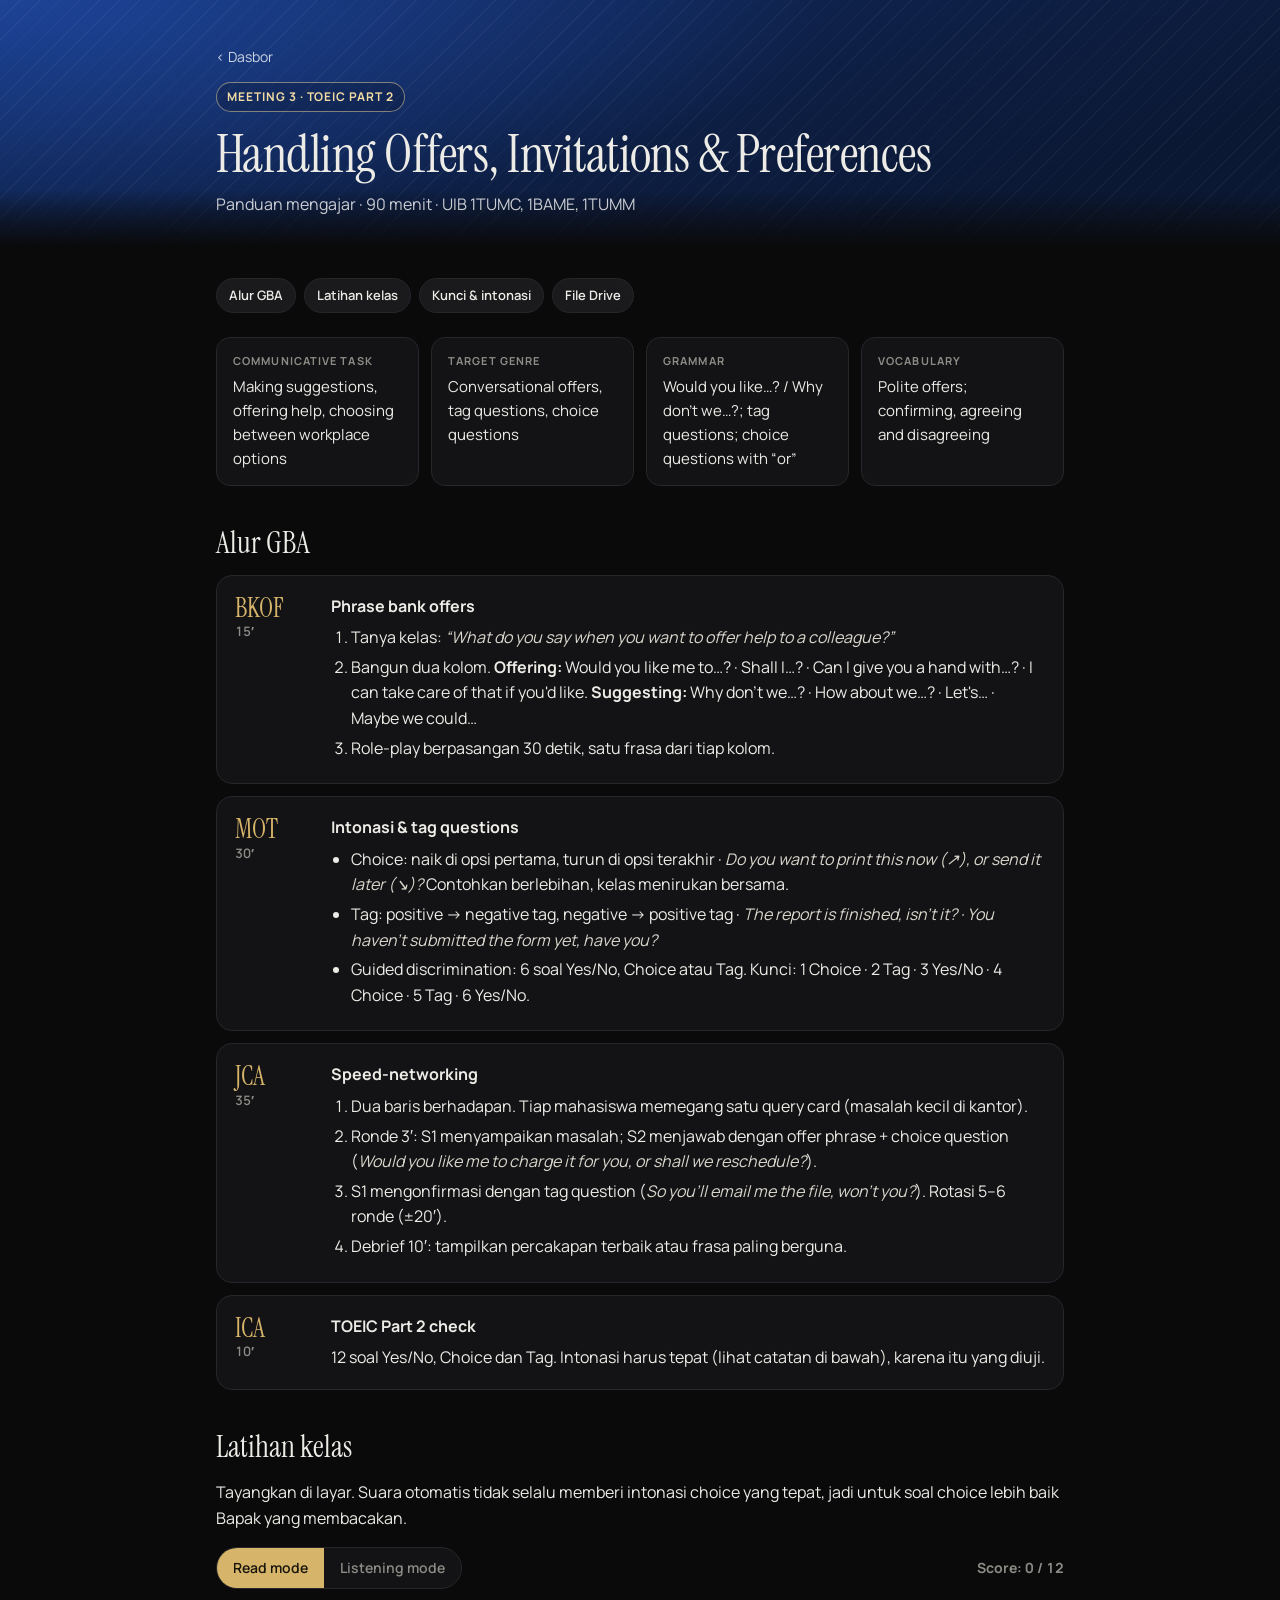
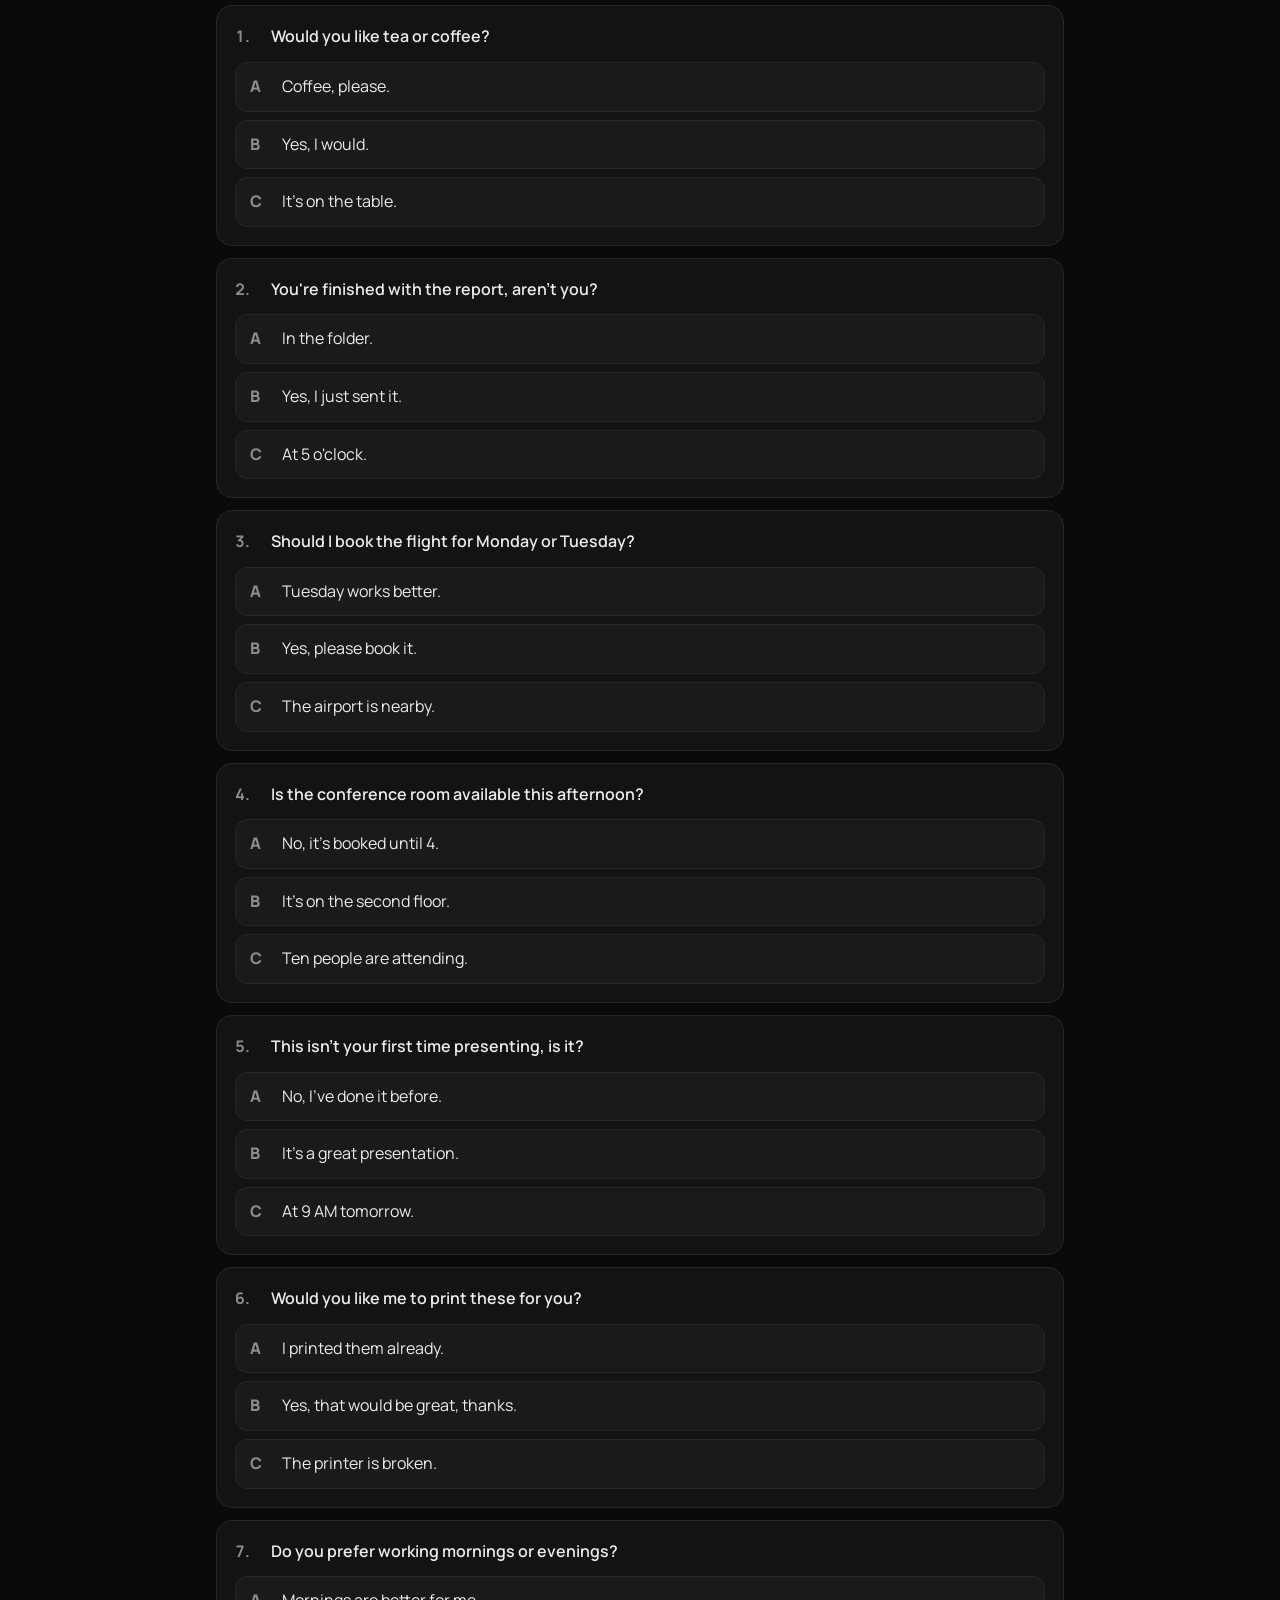
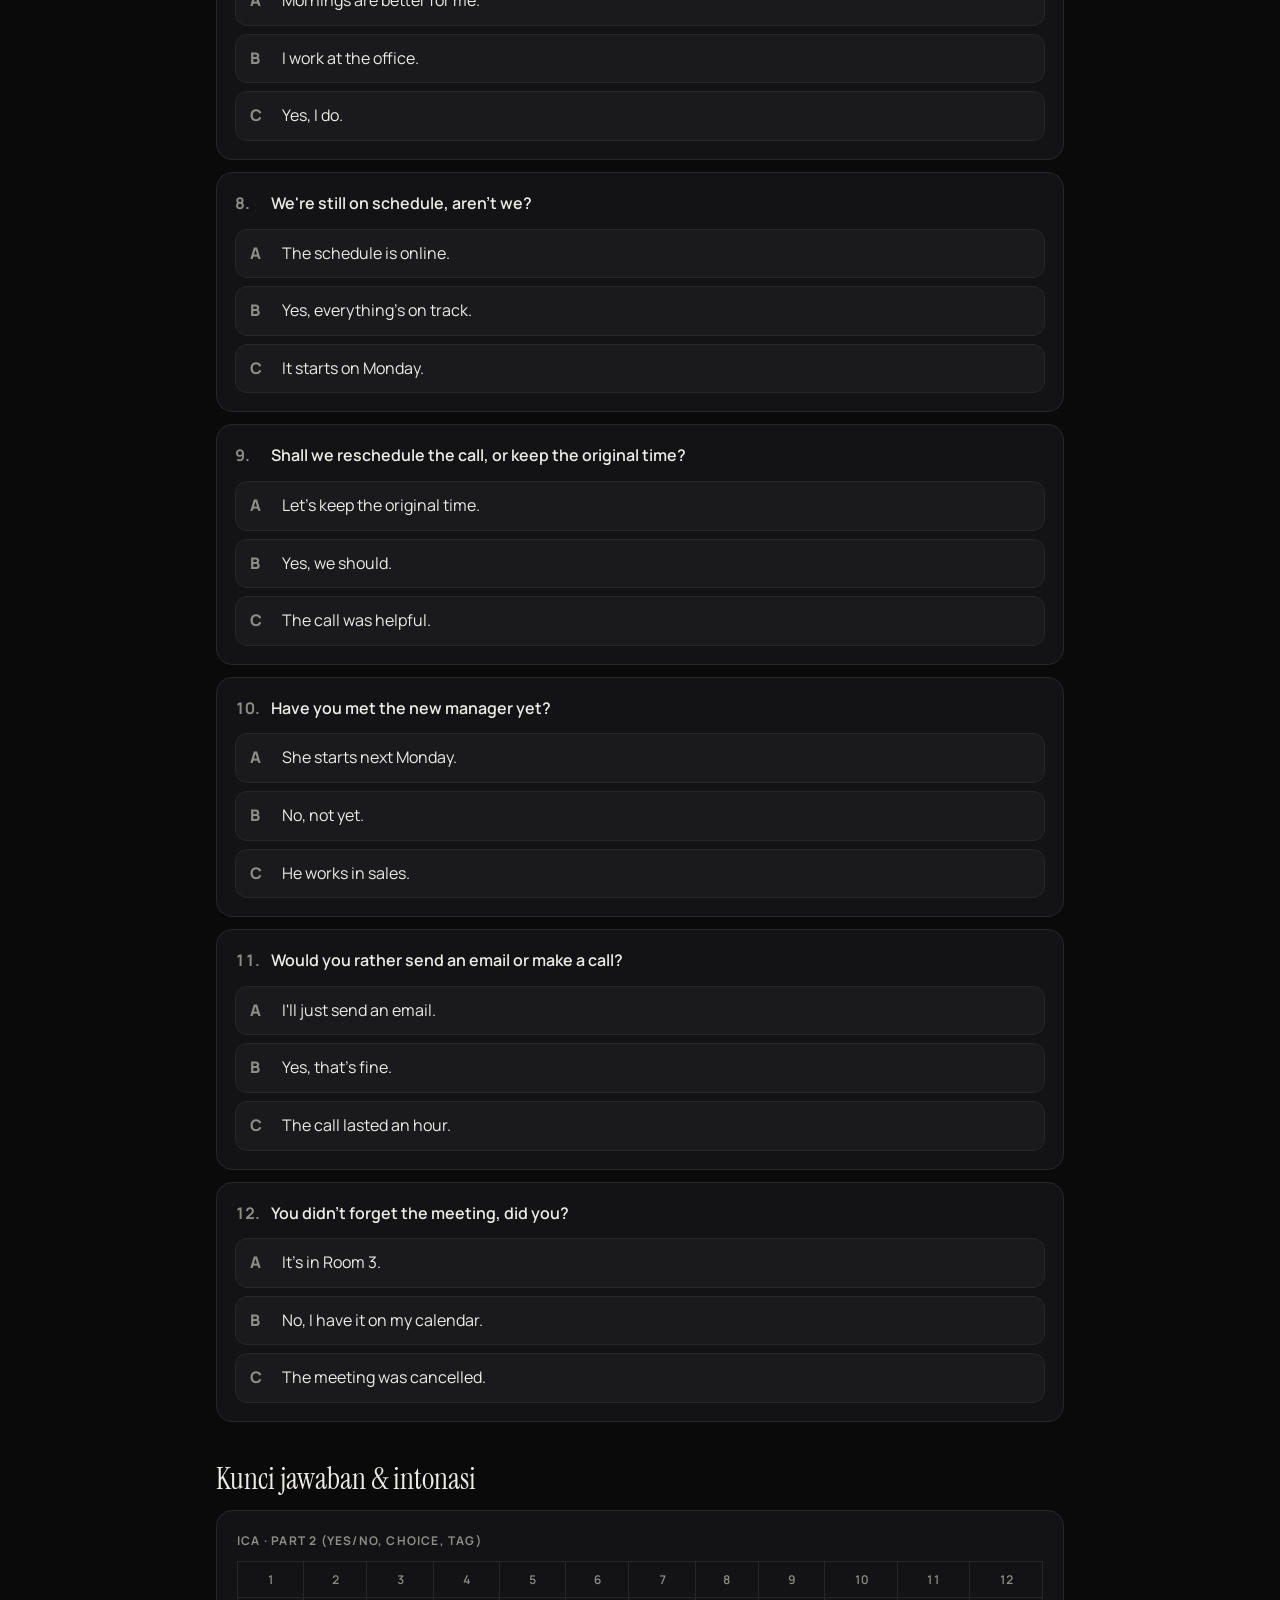
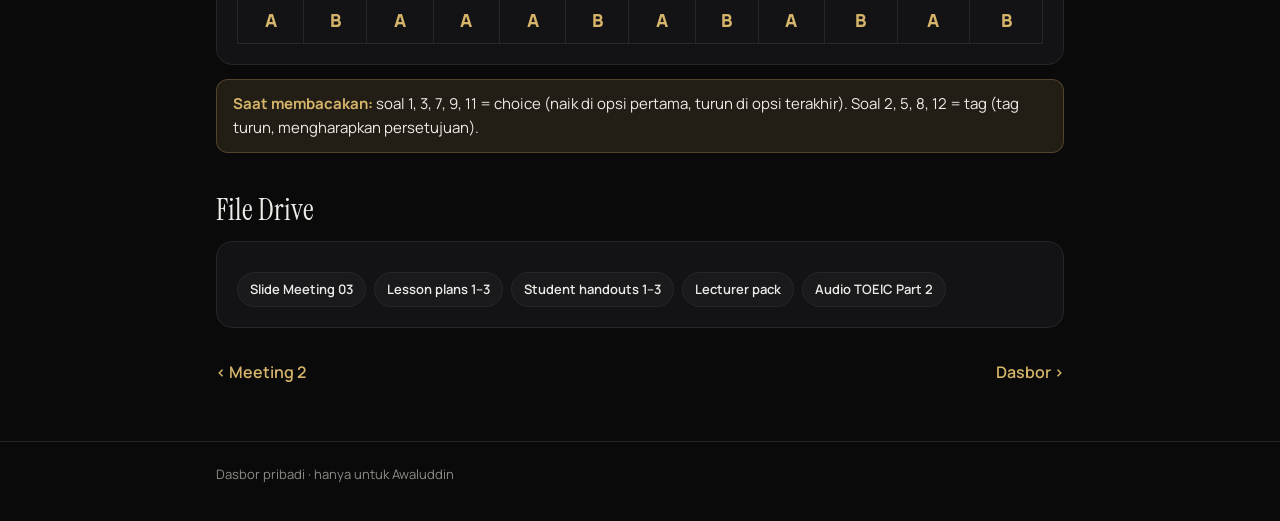
<file: meeting-03.html>
<!doctype html>
<html lang="id">
<head>
<meta charset="utf-8">
<meta name="viewport" content="width=device-width, initial-scale=1">
<title>Meeting 3 · Offers & Choices</title>
<link rel="stylesheet" href="https://fonts.googleapis.com/css2?family=Instrument+Serif&family=Manrope:wght@400;500;600;700;800&display=swap">
<link rel="stylesheet" href="assets/style.css">
</head>
<body>
<header class="site campus uib">
  <div class="wrap">
    <a class="crumb" href="./">‹ Dasbor</a><br>
    <span class="badge">Meeting 3 · TOEIC Part 2</span>
    <h1>Handling Offers, Invitations &amp; Preferences</h1>
    <p>Panduan mengajar · 90 menit · UIB 1TUMC, 1BAME, 1TUMM</p>
  </div>
</header>

<main class="wrap">
  <nav class="jump" aria-label="Bagian halaman">
    <a class="chip" href="#alur">Alur GBA</a>
    <a class="chip" href="#latihan">Latihan kelas</a>
    <a class="chip" href="#kunci">Kunci &amp; intonasi</a>
    <a class="chip" href="#file">File Drive</a>
  </nav>

  <dl class="facts">
    <div><dt>Communicative task</dt><dd>Making suggestions, offering help, choosing between workplace options</dd></div>
    <div><dt>Target genre</dt><dd>Conversational offers, tag questions, choice questions</dd></div>
    <div><dt>Grammar</dt><dd>Would you like…? / Why don't we…?; tag questions; choice questions with “or”</dd></div>
    <div><dt>Vocabulary</dt><dd>Polite offers; confirming, agreeing and disagreeing</dd></div>
  </dl>

  <h2 id="alur">Alur GBA</h2>
  <div class="stage"><div class="code">BKOF<span>15′</span></div><div>
    <h3>Phrase bank offers</h3>
    <ol>
      <li>Tanya kelas: <span class="say">“What do you say when you want to offer help to a colleague?”</span></li>
      <li>Bangun dua kolom. <strong>Offering:</strong> Would you like me to…? · Shall I…? · Can I give you a hand with…? · I can take care of that if you'd like. <strong>Suggesting:</strong> Why don't we…? · How about we…? · Let's… · Maybe we could…</li>
      <li>Role-play berpasangan 30 detik, satu frasa dari tiap kolom.</li>
    </ol>
  </div></div>
  <div class="stage"><div class="code">MOT<span>30′</span></div><div>
    <h3>Intonasi &amp; tag questions</h3>
    <ul>
      <li>Choice: naik di opsi pertama, turun di opsi terakhir · <span class="say">Do you want to print this now (↗), or send it later (↘)?</span> Contohkan berlebihan, kelas menirukan bersama.</li>
      <li>Tag: positive → negative tag, negative → positive tag · <span class="say">The report is finished, isn't it? · You haven't submitted the form yet, have you?</span></li>
      <li>Guided discrimination: 6 soal Yes/No, Choice atau Tag. Kunci: 1 Choice · 2 Tag · 3 Yes/No · 4 Choice · 5 Tag · 6 Yes/No.</li>
    </ul>
  </div></div>
  <div class="stage"><div class="code">JCA<span>35′</span></div><div>
    <h3>Speed-networking</h3>
    <ol>
      <li>Dua baris berhadapan. Tiap mahasiswa memegang satu query card (masalah kecil di kantor).</li>
      <li>Ronde 3′: S1 menyampaikan masalah; S2 menjawab dengan offer phrase + choice question (<span class="say">Would you like me to charge it for you, or shall we reschedule?</span>).</li>
      <li>S1 mengonfirmasi dengan tag question (<span class="say">So you'll email me the file, won't you?</span>). Rotasi 5–6 ronde (±20′).</li>
      <li>Debrief 10′: tampilkan percakapan terbaik atau frasa paling berguna.</li>
    </ol>
  </div></div>
  <div class="stage"><div class="code">ICA<span>10′</span></div><div>
    <h3>TOEIC Part 2 check</h3>
    <p style="margin:0">12 soal Yes/No, Choice dan Tag. Intonasi harus tepat (lihat catatan di bawah), karena itu yang diuji.</p>
  </div></div>

  <h2 id="latihan">Latihan kelas</h2>
  <p>Tayangkan di layar. Suara otomatis tidak selalu memberi intonasi choice yang tepat, jadi untuk soal choice lebih baik Bapak yang membacakan.</p>
  <div id="quiz"></div>

  <h2 id="kunci">Kunci jawaban &amp; intonasi</h2>
  <div class="card table-scroll">
    <p class="eyebrow">ICA · Part 2 (Yes/No, Choice, Tag)</p>
    <table class="key">
      <tr><th>1</th><th>2</th><th>3</th><th>4</th><th>5</th><th>6</th><th>7</th><th>8</th><th>9</th><th>10</th><th>11</th><th>12</th></tr>
      <tr><td>A</td><td>B</td><td>A</td><td>A</td><td>A</td><td>B</td><td>A</td><td>B</td><td>A</td><td>B</td><td>A</td><td>B</td></tr>
    </table>
  </div>
  <div class="note"><strong>Saat membacakan:</strong> soal 1, 3, 7, 9, 11 = choice (naik di opsi pertama, turun di opsi terakhir). Soal 2, 5, 8, 12 = tag (tag turun, mengharapkan persetujuan).</div>

  <h2 id="file">File Drive</h2>
  <div class="card"><div class="links">
    <a class="chip" href="https://drive.google.com/file/d/1ETu5dCL7Ve3QBhrZ8AGrezmGyTgdnOK5/view" target="_blank" rel="noopener">Slide Meeting 03</a>
    <a class="chip" href="https://drive.google.com/file/d/1xDYRXvaoG0juFeGG5ZHIEFjcnHOHzNMw/view" target="_blank" rel="noopener">Lesson plans 1–3</a>
    <a class="chip" href="https://drive.google.com/file/d/1zI46Uqey7bGhuViS62jXrq0LExlWRwdl/view" target="_blank" rel="noopener">Student handouts 1–3</a>
    <a class="chip" href="https://drive.google.com/file/d/1xyBJrk7a4r3X_p_qwAYJgQacr4ejHec5/view" target="_blank" rel="noopener">Lecturer pack</a>
    <a class="chip" href="https://drive.google.com/file/d/1J-t50rb5U6mbOcmemN9oFkKSBOofIHpz/view" target="_blank" rel="noopener">Audio TOEIC Part 2</a>
  </div></div>

  <nav class="pager">
    <a href="meeting-02.html">‹ Meeting 2</a>
    <a href="./">Dasbor ›</a>
  </nav>
</main>

<footer class="site"><div class="wrap">Dasbor pribadi · hanya untuk Awaluddin</div></footer>

<script>
window.QUIZ = {
  listen: true,
  items: [
    { q: "Would you like tea or coffee?", options: ["Coffee, please.", "Yes, I would.", "It's on the table."], answer: "A", why: "A choice question: pick one. (B) says “yes” to a choice question." },
    { q: "You're finished with the report, aren't you?", options: ["In the folder.", "Yes, I just sent it.", "At 5 o'clock."], answer: "B", why: "A tag question expects yes or no. (A) is a place and (C) is a time." },
    { q: "Should I book the flight for Monday or Tuesday?", options: ["Tuesday works better.", "Yes, please book it.", "The airport is nearby."], answer: "A", why: "A choice question: pick Monday or Tuesday. (B) says “yes” to a choice question." },
    { q: "Is the conference room available this afternoon?", options: ["No, it's booked until 4.", "It's on the second floor.", "Ten people are attending."], answer: "A", why: "A Yes/No question: “No” plus a reason. (B) tells us where the room is, not if it is free." },
    { q: "This isn't your first time presenting, is it?", options: ["No, I've done it before.", "It's a great presentation.", "At 9 AM tomorrow."], answer: "A", why: "“No” agrees that it is not the first time. (B) repeats “presentation” but does not answer." },
    { q: "Would you like me to print these for you?", options: ["I printed them already.", "Yes, that would be great, thanks.", "The printer is broken."], answer: "B", why: "An offer: accept or decline politely. (A) and (C) repeat “print” but do not respond to the offer." },
    { q: "Do you prefer working mornings or evenings?", options: ["Mornings are better for me.", "I work at the office.", "Yes, I do."], answer: "A", why: "A choice question: pick one. (C) says “yes” to a choice question." },
    { q: "We're still on schedule, aren't we?", options: ["The schedule is online.", "Yes, everything's on track.", "It starts on Monday."], answer: "B", why: "A tag question: answer the fact. (A) repeats “schedule” but does not answer." },
    { q: "Shall we reschedule the call, or keep the original time?", options: ["Let's keep the original time.", "Yes, we should.", "The call was helpful."], answer: "A", why: "A choice question: pick one. (B) says “yes” to a choice question." },
    { q: "Have you met the new manager yet?", options: ["She starts next Monday.", "No, not yet.", "He works in sales."], answer: "B", why: "A Yes/No question about you. (A) and (C) talk about the manager instead." },
    { q: "Would you rather send an email or make a call?", options: ["I'll just send an email.", "Yes, that's fine.", "The call lasted an hour."], answer: "A", why: "A choice question: pick one. (B) says “yes”, and (C) repeats “call”." },
    { q: "You didn't forget the meeting, did you?", options: ["It's in Room 3.", "No, I have it on my calendar.", "The meeting was cancelled."], answer: "B", why: "“No” means “I didn't forget.” (C) repeats “meeting” but does not answer." }
  ]
};
</script>
<script src="assets/quiz.js"></script>
</body>
</html>
</file>
<file: assets/style.css>
/* Layout: single dark column, hairline surfaces, one warm gold accent.
   Deliberately single-theme (black) at the owner's request. */
:root {
  --bg: #0a0a0b;
  --surface: #131315;
  --surface-2: #1a1a1d;
  --line: #26262b;
  --ink: #ecebe6;
  --muted: #8d8c86;
  --gold: #d6b46a;
  --gold-soft: rgba(214, 180, 106, .12);
  --ok: #7fd1a0;
  --ok-soft: rgba(127, 209, 160, .12);
  --bad: #f0907f;
  --bad-soft: rgba(240, 144, 127, .12);
  --uib: #93b1ff;
  --uib-soft: rgba(147, 177, 255, .13);
  --uis: #7fd1a0;
  --uis-soft: rgba(127, 209, 160, .13);
  --radius: 16px;
  --display: "Instrument Serif", "Times New Roman", Georgia, serif;
  --sans: "Manrope", -apple-system, BlinkMacSystemFont, "Segoe UI", Roboto, Arial, sans-serif;
  color-scheme: dark;
}

* { box-sizing: border-box; }
html { -webkit-text-size-adjust: 100%; background: var(--bg); }
body { margin: 0; background: var(--bg); color: var(--ink); font: 16px/1.6 var(--sans); }
a { color: var(--gold); }
:focus-visible { outline: 2px solid var(--gold); outline-offset: 2px; }

.wrap { max-width: 880px; margin: 0 auto; padding-inline: 16px; }

header.site {
  padding-block: 40px 32px;
  border-bottom: 1px solid var(--line);
  background: radial-gradient(120% 140% at 0% 0%, rgba(214,180,106,.10), transparent 55%), var(--bg);
}
header.site a { color: var(--muted); text-decoration: none; }
header.site a:hover { color: var(--ink); }
header.site .crumb { font-size: 14px; margin-bottom: 14px; display: inline-block; }
header.site h1 {
  font-family: var(--display); font-weight: 400;
  font-size: clamp(34px, 7vw, 52px); line-height: 1.05; letter-spacing: -.01em;
  margin: 0 0 10px; text-wrap: balance;
}
header.site p { margin: 0; color: var(--muted); max-width: 62ch; }
.badge {
  display: inline-block; color: var(--gold); border: 1px solid rgba(214,180,106,.35);
  font-size: 12px; font-weight: 700; letter-spacing: .08em; text-transform: uppercase;
  padding: 4px 10px; border-radius: 999px; margin-bottom: 16px;
}

main { padding-block: 32px 56px; }
main > section + section { margin-top: 44px; }
h2 { font-family: var(--display); font-weight: 400; font-size: 30px; line-height: 1.15; margin: 40px 0 14px; text-wrap: balance; }
main > section > h2:first-child { margin-top: 0; }
h3 { font-size: 16px; font-weight: 700; margin: 0 0 6px; }
.eyebrow { font-size: 12px; font-weight: 700; letter-spacing: .1em; text-transform: uppercase; color: var(--muted); margin: 0 0 10px; }
.lead { color: var(--muted); font-size: 15px; margin: -4px 0 16px; }

.card { background: var(--surface); border: 1px solid var(--line); border-radius: var(--radius); padding: 20px; margin-bottom: 14px; }
.note { background: var(--gold-soft); border: 1px solid rgba(214,180,106,.25); border-radius: 12px; padding: 12px 16px; margin: 14px 0; font-size: 15px; }
.note strong { color: var(--gold); }

.tag { display: inline-block; font-size: 11px; font-weight: 800; letter-spacing: .06em; padding: 2px 8px; border-radius: 999px; margin-right: 8px; vertical-align: 1px; }
.tag.uib { background: var(--uib-soft); color: var(--uib); }
.tag.uis { background: var(--uis-soft); color: var(--uis); }
.links { display: flex; flex-wrap: wrap; gap: 8px; margin-top: 10px; }
.chip {
  display: inline-flex; align-items: center; min-height: 34px;
  font-size: 13px; font-weight: 600; color: var(--ink); text-decoration: none;
  padding: 6px 12px; border-radius: 999px; border: 1px solid var(--line); background: var(--surface-2);
  transition: border-color .15s, color .15s;
}
.chip:hover { border-color: var(--gold); color: var(--gold); }
.chip.primary { background: var(--gold); border-color: var(--gold); color: #17140c; }
.chip.primary:hover { color: #17140c; filter: brightness(1.08); }

.today { display: grid; gap: 10px; }
.slot { display: grid; grid-template-columns: 120px 1fr; gap: 14px; align-items: start; background: var(--surface); border: 1px solid var(--line); border-radius: var(--radius); padding: 16px 18px; }
.slot > div { min-width: 0; }
.slot .time { font-variant-numeric: tabular-nums; font-weight: 700; font-size: 17px; }
.slot .cls { font-weight: 600; }
.slot .sub { font-size: 14px; color: var(--muted); }
.slot.now { border-color: var(--gold); background: linear-gradient(90deg, var(--gold-soft), transparent 70%), var(--surface); }
.slot.now .time .sub { color: var(--gold); font-weight: 700; }
.empty { color: var(--muted); padding: 16px 18px; border: 1px dashed var(--line); border-radius: var(--radius); }

.week { display: grid; grid-template-columns: repeat(auto-fill, minmax(240px, 1fr)); gap: 12px; }
.day { background: var(--surface); border: 1px solid var(--line); border-radius: var(--radius); padding: 16px 18px; min-width: 0; }
.day.is-today { border-color: rgba(214,180,106,.6); }
.day h3 { font-size: 15px; display: flex; justify-content: space-between; align-items: baseline; gap: 8px; margin-bottom: 10px; }
.day h3 small { color: var(--gold); font-size: 11px; letter-spacing: .08em; }
.day ul { list-style: none; margin: 0; padding: 0; display: grid; gap: 10px; }
.day li { font-size: 15px; line-height: 1.4; }
.day li .t { display: block; font-variant-numeric: tabular-nums; color: var(--muted); font-size: 13px; margin-bottom: 2px; }

.syllabus { list-style: none; padding: 0; margin: 0; display: grid; gap: 10px; }
.syllabus li { display: grid; grid-template-columns: 44px 1fr; gap: 16px; background: var(--surface); border: 1px solid var(--line); border-radius: var(--radius); padding: 16px 18px; }
.syllabus li > div { min-width: 0; }
.syllabus .num { width: 44px; height: 44px; border-radius: 12px; display: grid; place-items: center; font-family: var(--display); font-size: 24px; color: var(--muted); border: 1px solid var(--line); }
.syllabus .ready .num { color: var(--gold); border-color: rgba(214,180,106,.5); background: var(--gold-soft); }
.syllabus .title { font-weight: 600; line-height: 1.35; }
.syllabus .meta { font-size: 14px; color: var(--muted); }

.jump { display: flex; flex-wrap: wrap; gap: 8px; margin: 0 0 24px; }
.facts { display: grid; grid-template-columns: repeat(auto-fit, minmax(200px, 1fr)); gap: 12px; margin: 0; }
.facts div { background: var(--surface); border: 1px solid var(--line); border-radius: 14px; padding: 14px 16px; min-width: 0; }
.facts dt { font-size: 11px; font-weight: 700; letter-spacing: .1em; text-transform: uppercase; color: var(--muted); }
.facts dd { margin: 6px 0 0; font-size: 15px; }
.stage { display: grid; grid-template-columns: 80px 1fr; gap: 16px; background: var(--surface); border: 1px solid var(--line); border-radius: var(--radius); padding: 18px; margin-bottom: 12px; }
.stage > div { min-width: 0; }
.stage .code { font-family: var(--display); font-size: 26px; color: var(--gold); line-height: 1.1; }
.stage .code span { display: block; font-family: var(--sans); font-size: 13px; font-weight: 600; color: var(--muted); font-variant-numeric: tabular-nums; margin-top: 2px; }
.stage ol, .stage ul { margin: 6px 0 0; padding-left: 20px; }
.stage li { margin: 4px 0; }
.say { font-style: italic; color: #d9d6cc; }
.table-scroll { overflow-x: auto; }
.key { width: 100%; border-collapse: collapse; font-variant-numeric: tabular-nums; text-align: center; min-width: 420px; }
.key th, .key td { border: 1px solid var(--line); padding: 8px 4px; }
.key th { font-size: 12px; color: var(--muted); font-weight: 600; }
.key td { font-weight: 800; font-size: 18px; color: var(--gold); }
details.script { background: var(--surface); border: 1px solid var(--line); border-radius: var(--radius); padding: 14px 18px; margin-bottom: 12px; }
details.script summary { cursor: pointer; font-weight: 600; min-height: 32px; }
details.script summary:hover { color: var(--gold); }
details.script ol { padding-left: 22px; }
details.script li { margin: 10px 0; }
.ans { font-weight: 800; color: var(--ok); }

.quiz-bar { display: flex; flex-wrap: wrap; gap: 10px; align-items: center; justify-content: space-between; margin-bottom: 16px; }
.toggle { display: inline-flex; border: 1px solid var(--line); border-radius: 999px; overflow: hidden; background: var(--surface); }
.toggle button { border: 0; background: transparent; color: var(--muted); font: inherit; font-size: 14px; font-weight: 600; padding: 8px 16px; cursor: pointer; min-height: 40px; }
.toggle button[aria-pressed="true"] { background: var(--gold); color: #17140c; }
.score { font-weight: 700; font-size: 14px; color: var(--muted); font-variant-numeric: tabular-nums; }
.q { background: var(--surface); border: 1px solid var(--line); border-radius: var(--radius); padding: 18px; margin-bottom: 12px; }
.q-head { display: flex; gap: 10px; align-items: flex-start; margin-bottom: 12px; }
.q-num { flex: 0 0 auto; font-weight: 700; color: var(--muted); min-width: 26px; font-variant-numeric: tabular-nums; }
.q-text { font-weight: 600; min-width: 0; }
.q-text.hidden-text { color: var(--muted); font-weight: 400; font-style: italic; }
.play { margin-left: auto; flex: 0 0 auto; border: 1px solid var(--gold); background: transparent; color: var(--gold); border-radius: 999px; padding: 6px 14px; font: inherit; font-size: 14px; font-weight: 600; cursor: pointer; min-height: 36px; }
.opts { display: grid; gap: 8px; }
.opt { display: flex; gap: 10px; align-items: flex-start; text-align: left; width: 100%; border: 1px solid var(--line); background: var(--surface-2); color: var(--ink); border-radius: 12px; padding: 11px 14px; font: inherit; cursor: pointer; min-height: 46px; }
.opt:hover:not(:disabled) { border-color: var(--gold); }
.opt .letter { font-weight: 800; flex: 0 0 22px; color: var(--muted); }
.opt:disabled { cursor: default; }
.opt.correct { background: var(--ok-soft); border-color: var(--ok); }
.opt.correct .letter { color: var(--ok); }
.opt.wrong { background: var(--bad-soft); border-color: var(--bad); }
.opt.wrong .letter { color: var(--bad); }
.feedback { margin-top: 10px; font-size: 15px; padding: 10px 14px; border-radius: 12px; display: none; }
.feedback.show { display: block; }
.feedback.ok { background: var(--ok-soft); }
.feedback.no { background: var(--bad-soft); }
.feedback strong { display: block; margin-bottom: 2px; }
.btn { display: inline-block; border: 0; background: var(--gold); color: #17140c; font: inherit; font-weight: 700; padding: 10px 20px; border-radius: 999px; cursor: pointer; min-height: 44px; }
.result { text-align: center; }
.result .big { font-family: var(--display); font-size: 56px; color: var(--gold); margin: 0; line-height: 1.1; }

.pager { display: flex; justify-content: space-between; gap: 12px; margin-top: 32px; flex-wrap: wrap; }
.pager a { text-decoration: none; font-weight: 600; }
footer.site { border-top: 1px solid var(--line); padding-block: 22px 36px; font-size: 13px; color: var(--muted); }

@media (max-width: 480px) {
  .slot { grid-template-columns: 1fr; gap: 4px; }
  .stage { grid-template-columns: 1fr; gap: 6px; }
}
@media (prefers-reduced-motion: reduce) { * { transition: none !important; } }

/* ---------- Campus-colored headers ---------- */
:root { --uib-deep: #122c63; --uib-mid: #1d4396; --uis-deep: #0c4a2f; --uis-mid: #177a4b; }
header.site.campus { position: relative; overflow: hidden; border-bottom: 0; padding-block: 44px 28px; }
header.site.campus::before {
  /* fine diagonal hatching for texture */
  content: ""; position: absolute; inset: 0; pointer-events: none;
  background: repeating-linear-gradient(135deg, rgba(255,255,255,.045) 0 1px, transparent 1px 14px);
}
header.site.campus::after {
  /* fade into the black page */
  content: ""; position: absolute; left: 0; right: 0; bottom: 0; height: 56px; pointer-events: none;
  background: linear-gradient(to bottom, transparent, var(--bg));
}
header.site.campus .wrap { position: relative; z-index: 1; }
header.site.campus p, header.site.campus a { color: rgba(255,255,255,.78); }
header.site.campus a:hover { color: #fff; }
header.site.campus .badge { color: #f3dca4; border-color: rgba(243,220,164,.5); background: rgba(0,0,0,.18); }
header.site.dual {
  background:
    radial-gradient(90% 120% at 0% 0%, var(--uib-mid), transparent 60%),
    radial-gradient(90% 120% at 100% 0%, var(--uis-mid), transparent 60%),
    linear-gradient(100deg, var(--uib-deep) 0%, #0e1f3f 45%, #0b2e20 55%, var(--uis-deep) 100%);
}
header.site.uib {
  background:
    radial-gradient(100% 140% at 0% 0%, var(--uib-mid), transparent 65%),
    linear-gradient(160deg, var(--uib-deep), #0b1834 80%);
}
.campuses { display: grid; grid-template-columns: repeat(2, minmax(0, 1fr)); gap: 12px; margin-top: 26px; }
.campus-card {
  position: relative; overflow: hidden; border-radius: 16px; padding: 16px 18px 18px;
  border: 1px solid rgba(255,255,255,.14); background: rgba(0,0,0,.22);
  backdrop-filter: blur(6px); -webkit-backdrop-filter: blur(6px); min-width: 0;
}
.campus-card .mark {
  position: absolute; right: -6px; bottom: -22px; font-family: var(--display);
  font-size: 88px; line-height: 1; color: rgba(255,255,255,.055); pointer-events: none; user-select: none;
}
.campus-card .code { font-size: 12px; font-weight: 800; letter-spacing: .12em; }
.campus-card.uib .code { color: #b9ccff; }
.campus-card.uis .code { color: #a9e8c3; }
.campus-card .name { font-weight: 600; color: #fff; line-height: 1.3; margin: 4px 0 10px; }
.campus-card .stats { display: flex; flex-wrap: wrap; gap: 6px 14px; font-size: 13px; color: rgba(255,255,255,.75); }
.campus-card .stats b { color: #fff; font-variant-numeric: tabular-nums; }
.campus-card .bar { position: absolute; left: 0; top: 0; bottom: 0; width: 3px; }
.campus-card.uib .bar { background: #7fa2ff; }
.campus-card.uis .bar { background: #6fd39b; }
@media (max-width: 520px) { .campuses { grid-template-columns: 1fr; } }

/* ---------- Tabs ---------- */
.tabs { display: flex; gap: 6px; margin-top: 24px; flex-wrap: wrap; }
.tabs button {
  font: inherit; font-size: 14px; font-weight: 700; letter-spacing: .02em;
  padding: 9px 18px; min-height: 42px; border-radius: 999px; cursor: pointer;
  border: 1px solid rgba(255,255,255,.22); background: rgba(0,0,0,.25); color: rgba(255,255,255,.85);
}
.tabs button[aria-selected="true"] { background: var(--gold); border-color: var(--gold); color: #17140c; }

/* ---------- Materials panel ---------- */
.toolbar { display: flex; flex-wrap: wrap; gap: 10px; align-items: center; justify-content: space-between; margin-bottom: 16px; }
.seg { display: inline-flex; border: 1px solid var(--line); border-radius: 999px; overflow: hidden; background: var(--surface); }
.seg button { border: 0; background: transparent; color: var(--muted); font: inherit; font-size: 14px; font-weight: 600; padding: 8px 16px; min-height: 40px; cursor: pointer; }
.seg button[aria-pressed="true"] { background: var(--surface-2); color: var(--ink); box-shadow: inset 0 -2px 0 var(--gold); }
.search { flex: 1 1 220px; min-width: 0; }
.field input, .field select, .field textarea, .search input {
  width: 100%; font: inherit; font-size: 15px; color: var(--ink); background: var(--surface-2);
  border: 1px solid var(--line); border-radius: 12px; padding: 10px 12px; min-height: 44px;
}
.field textarea { min-height: 96px; resize: vertical; }
.field input:focus, .field select:focus, .field textarea:focus, .search input:focus { outline: none; border-color: var(--gold); }
.field label { display: block; font-size: 12px; font-weight: 700; letter-spacing: .08em; text-transform: uppercase; color: var(--muted); margin-bottom: 6px; }
.form-grid { display: grid; grid-template-columns: repeat(auto-fit, minmax(180px, 1fr)); gap: 12px; }
.form-grid .wide { grid-column: 1 / -1; }
.drop { display: block;
  border: 1.5px dashed var(--line); border-radius: 14px; padding: 20px; text-align: center; color: var(--muted);
  background: var(--surface-2); cursor: pointer; transition: border-color .15s;
}
.drop.over, .drop:hover { border-color: var(--gold); color: var(--ink); }
.drop strong { color: var(--gold); }
.drop input { display: none; }
.hint { font-size: 13px; color: var(--muted); margin: 8px 0 0; }
.status { font-size: 14px; margin-top: 12px; min-height: 20px; }
.status.err { color: var(--bad); }
.status.ok { color: var(--ok); }
.form-actions { display: flex; gap: 10px; align-items: center; margin-top: 16px; flex-wrap: wrap; }
.btn:disabled { opacity: .5; cursor: default; }
.btn.ghost { background: transparent; color: var(--ink); border: 1px solid var(--line); }

.meter { font-size: 13px; color: var(--muted); display: flex; align-items: center; gap: 10px; }
.meter .track { width: 120px; height: 6px; border-radius: 99px; background: var(--line); overflow: hidden; }
.meter .fill { height: 100%; background: var(--gold); width: 0; }

.group { margin-top: 28px; }
.group-head { display: flex; align-items: baseline; gap: 10px; margin-bottom: 10px; flex-wrap: wrap; }
.group-head h3 { font-family: var(--display); font-weight: 400; font-size: 24px; margin: 0; }
.group-head .count { font-size: 13px; color: var(--muted); }
.items { display: grid; gap: 8px; }
.item {
  display: grid; grid-template-columns: 40px 1fr auto; gap: 14px; align-items: center;
  background: var(--surface); border: 1px solid var(--line); border-radius: 14px; padding: 12px 14px;
}
.item > div { min-width: 0; }
.item .ico {
  width: 40px; height: 40px; border-radius: 10px; display: grid; place-items: center;
  font-size: 11px; font-weight: 800; letter-spacing: .04em; color: var(--gold); background: var(--gold-soft);
}
.item .ico.link { color: var(--uib); background: var(--uib-soft); }
.item .ico.note { color: var(--uis); background: var(--uis-soft); }
.item .t { font-weight: 600; overflow-wrap: anywhere; }
.item .m { font-size: 13px; color: var(--muted); }
.item .body { font-size: 14px; color: #d9d6cc; white-space: pre-wrap; margin-top: 4px; overflow-wrap: anywhere; }
.item .acts { display: flex; gap: 6px; flex-wrap: wrap; justify-content: flex-end; }
.item .acts .chip { min-height: 34px; }
.chip.danger { color: var(--bad); }
.chip.danger.armed { background: var(--bad); color: #1b0d0a; border-color: var(--bad); }
@media (max-width: 520px) {
  .item { grid-template-columns: 40px 1fr; }
  .item .acts { grid-column: 1 / -1; justify-content: flex-start; }
}

[hidden] { display: none !important; }
</file>
